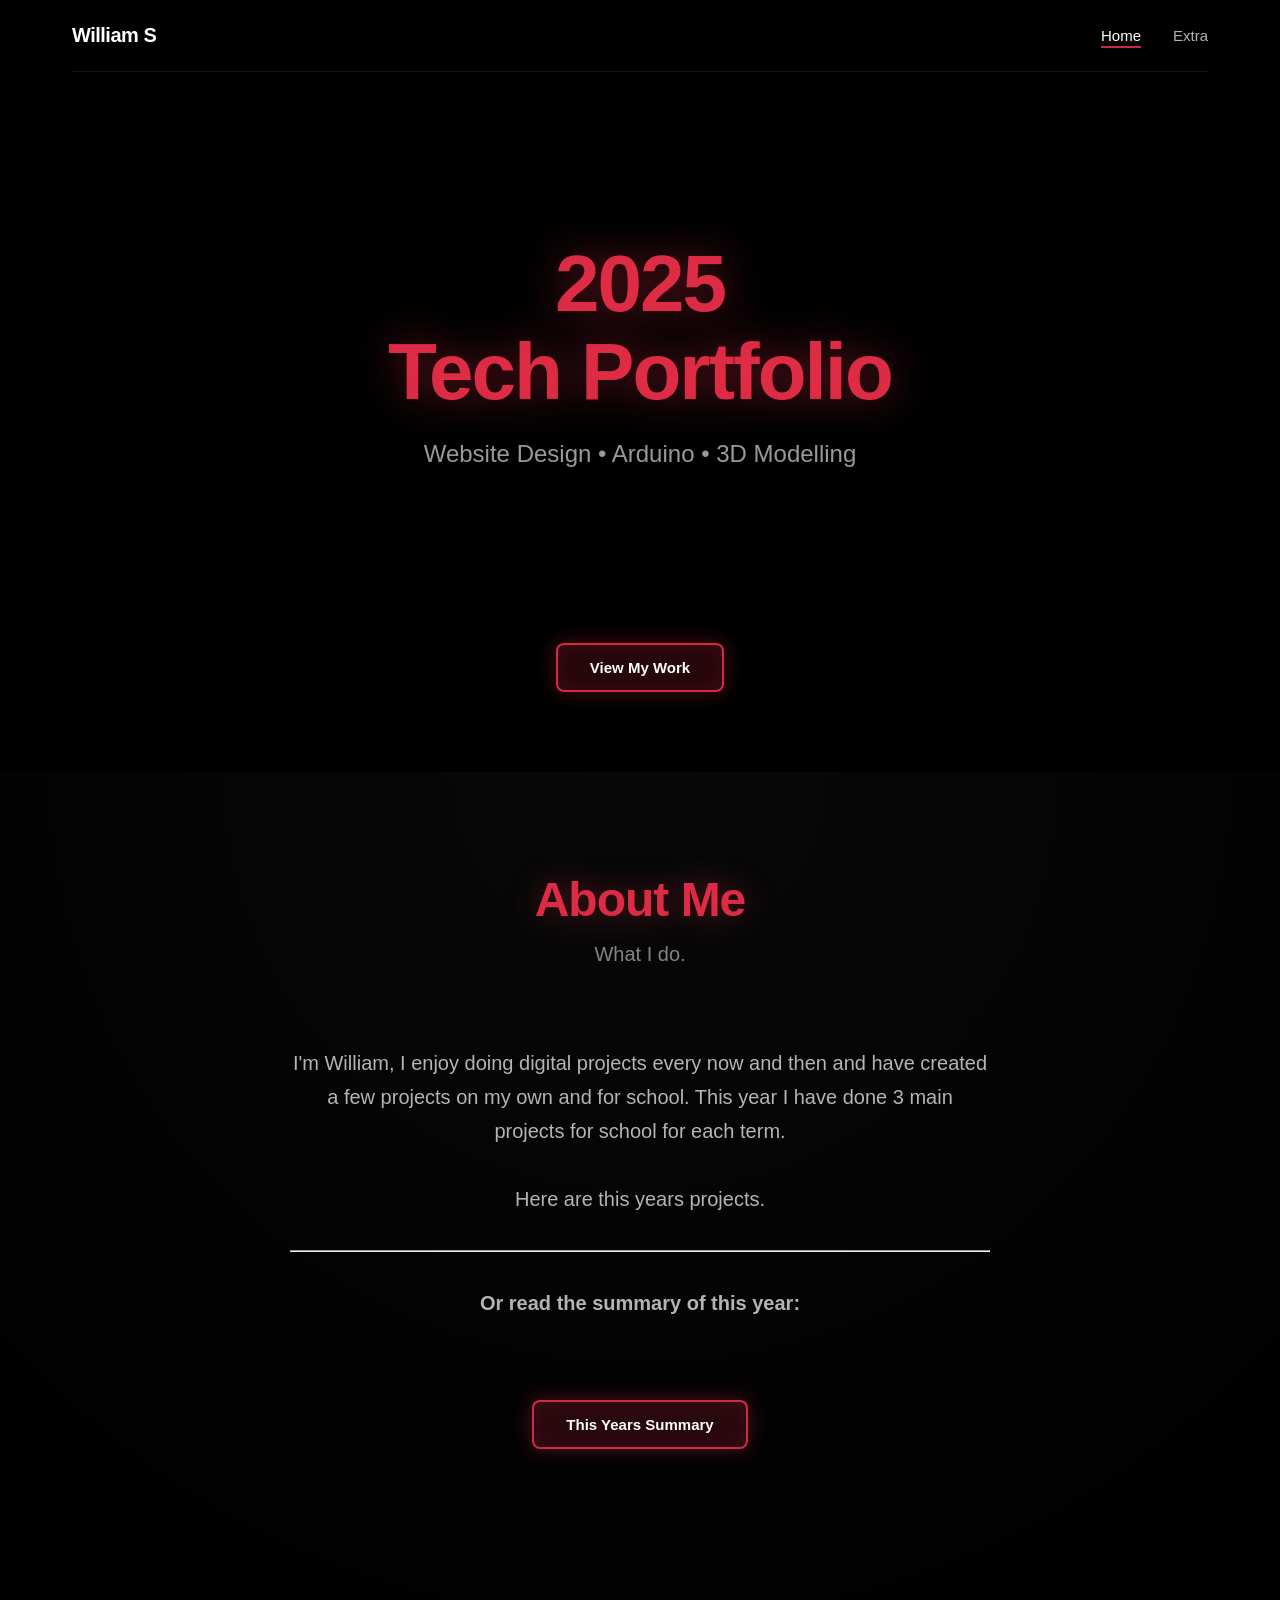
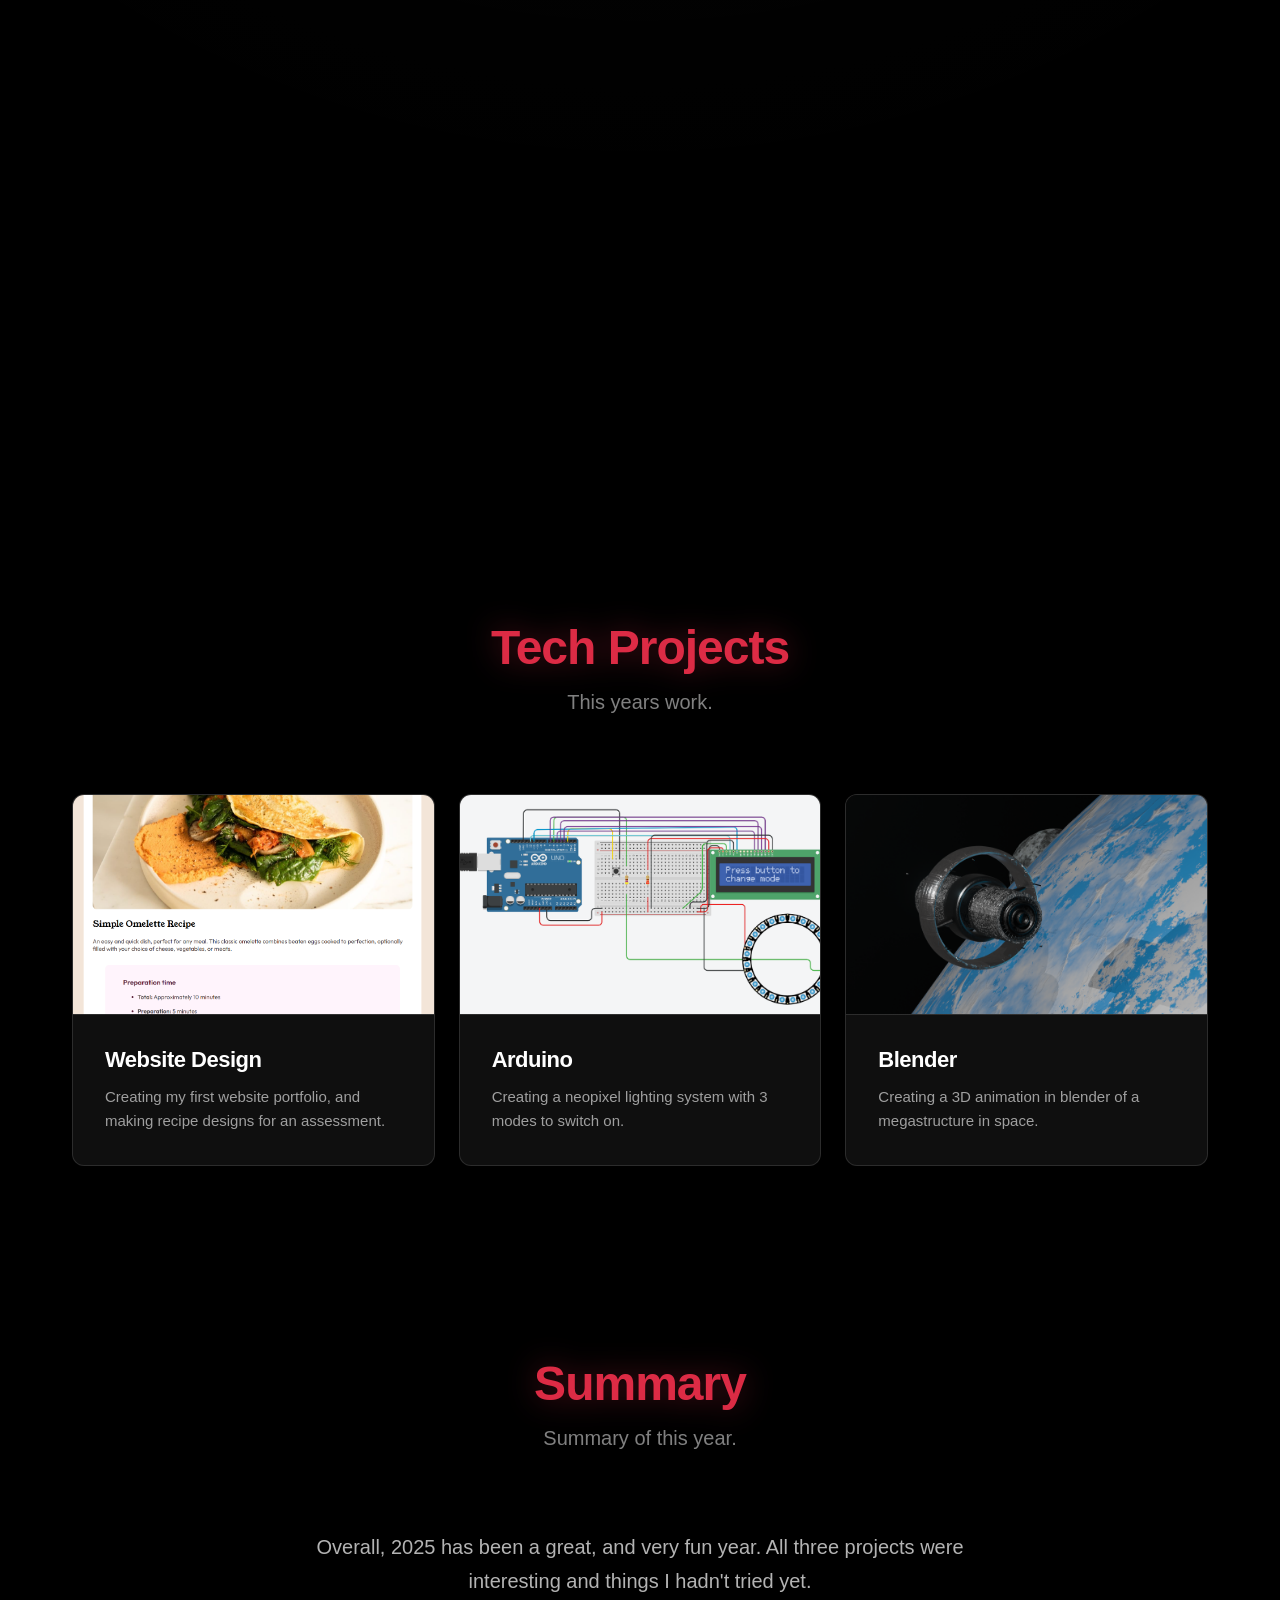
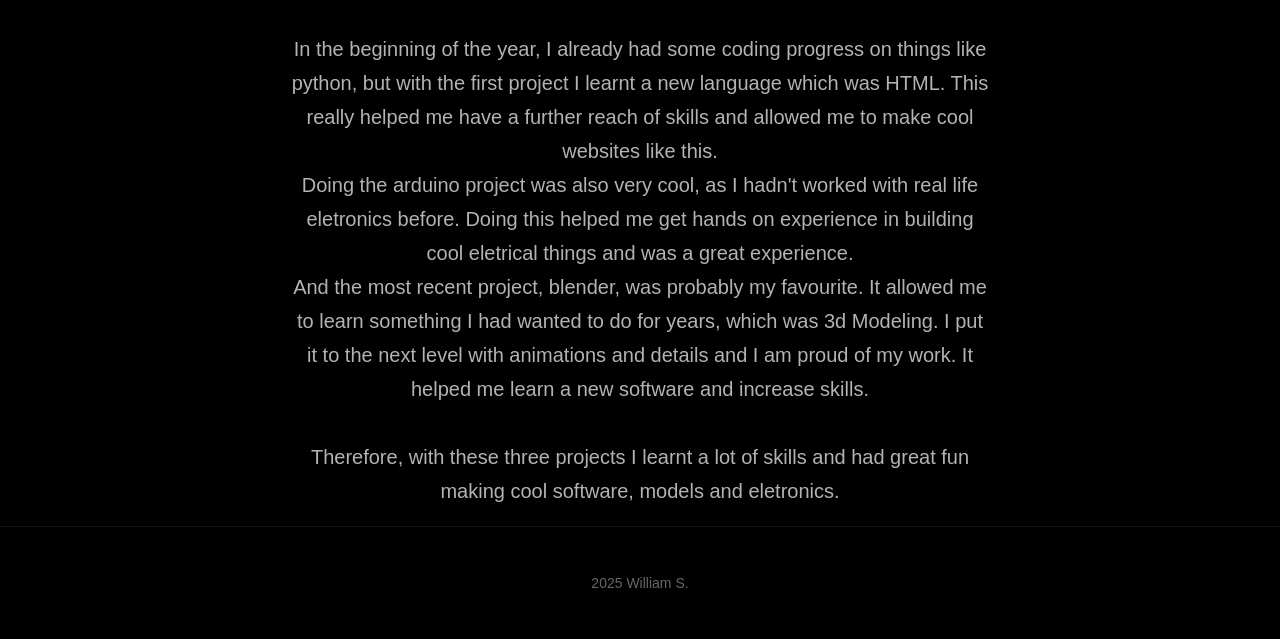
<file: TechPortfolioGithubVersion - WS/index.html>
<!DOCTYPE html>
<html lang="en">

<head>
    <meta charset="UTF-8">
    <meta name="viewport" content="width=device-width, initial-scale=1.0">
    <title>William S | Portfolio</title>
    <style>
        * {
            margin: 0;
            padding: 0;
            box-sizing: border-box;
        }

        body {
            font-family: -apple-system, BlinkMacSystemFont, 'Segoe UI', Roboto, sans-serif;
            background: #000;
            color: #fff;
            overflow-x: hidden;
        }

        /* Loading Screen Styles */
        .loading-screen {
            position: fixed;
            top: 0;
            left: 0;
            width: 100%;
            height: 100%;
            background: #000;
            display: flex;
            flex-direction: column;
            align-items: center;
            justify-content: center;
            z-index: 9999;
            transition: opacity 0.5s ease, visibility 0.5s ease;
        }

        .loading-screen.fade-out {
            opacity: 0;
            visibility: hidden;
        }

        .loading-logo {
            font-size: 48px;
            font-weight: 700;
            letter-spacing: -1px;
            color: rgba(255, 50, 80, 0.85);
            filter: drop-shadow(0 0 20px rgba(255, 50, 80, 0.5));
            margin-bottom: 32px;
            animation: pulse 2s ease-in-out infinite;
        }

        .loading-spinner {
            width: 50px;
            height: 50px;
            border: 3px solid rgba(255, 255, 255, 0.1);
            border-top: 3px solid rgba(255, 50, 80, 0.8);
            border-radius: 50%;
            animation: spin 1s linear infinite;
        }

        @keyframes spin {
            0% { transform: rotate(0deg); }
            100% { transform: rotate(360deg); }
        }

        @keyframes pulse {
            0%, 100% { opacity: 1; }
            50% { opacity: 0.6; }
        }

        /* Main Content */
        .main-content {
            opacity: 0;
            transition: opacity 0.5s ease;
        }

        .main-content.visible {
            opacity: 1;
        }

        .container {
            max-width: 1200px;
            margin: 0 auto;
            padding: 0 32px;
        }

        nav {
            display: flex;
            justify-content: space-between;
            align-items: center;
            padding: 24px 0;
            border-bottom: 1px solid rgba(255, 255, 255, 0.08);
        }

        .logo {
            font-size: 20px;
            font-weight: 600;
            letter-spacing: -0.5px;
        }

        .nav-links {
            display: flex;
            gap: 32px;
            list-style: none;
        }

        .nav-links a {
            color: rgba(255, 255, 255, 0.7);
            text-decoration: none;
            font-size: 15px;
            font-weight: 500;
            transition: color 0.2s ease;
            position: relative;
            padding-bottom: 4px;
        }

        .nav-links a::after {
            content: '';
            position: absolute;
            bottom: 0;
            left: 0;
            width: 0;
            height: 2px;
            background: rgba(255, 50, 80, 0.8);
            transition: width 0.3s ease;
        }

        .nav-links a:hover {
            color: #fff;
        }

        .nav-links a:hover::after {
            width: 100%;
        }

        .nav-links a.active {
            color: #fff;
        }

        .nav-links a.active::after {
            width: 100%;
        }

        .hero {
            padding: 80px 0 80px;
            text-align: center;
            display: flex;
            flex-direction: column;
            align-items: center;
            min-height: calc(100vh - 200px);
        }

        .hero-content {
            flex: 1;
            display: flex;
            flex-direction: column;
            justify-content: center;
            padding-bottom: 40px;
        }

        .hero h1 {
            font-size: 80px;
            font-weight: 700;
            line-height: 1.1;
            letter-spacing: -2px;
            margin-bottom: 24px;
            color: rgba(255, 50, 80, 0.85);
            filter: drop-shadow(0 0 20px rgba(255, 50, 80, 0.5));
        }

        .hero .subtitle {
            font-size: 24px;
            color: rgba(255, 255, 255, 0.6);
            margin-bottom: 48px;
            font-weight: 400;
        }

        .cta-button {
            display: inline-block;
            padding: 14px 32px;
            background: rgba(255, 50, 80, 0.15);
            color: #fff;
            text-decoration: none;
            border-radius: 8px;
            border: 2px solid rgba(255, 50, 80, 0.8);
            font-weight: 600;
            font-size: 15px;
            transition: all 0.2s ease;
            box-shadow: 0 0 20px rgba(255, 50, 80, 0.3),
                inset 0 0 20px rgba(255, 50, 80, 0.1);
        }

        .cta-button:hover {
            transform: translateY(-2px);
            background: rgba(255, 50, 80, 0.25);
            border-color: rgba(255, 50, 80, 1);
            box-shadow: 0 8px 30px rgba(255, 50, 80, 0.4),
                0 0 40px rgba(255, 50, 80, 0.3),
                inset 0 0 30px rgba(255, 50, 80, 0.15);
        }

        .section-title {
            font-size: 48px;
            font-weight: 700;
            letter-spacing: -1px;
            margin-bottom: 16px;
            text-align: center;
            color: rgba(255, 50, 80, 0.85);
            filter: drop-shadow(0 0 15px rgba(255, 50, 80, 0.4));
        }

        .section-subtitle {
            font-size: 20px;
            color: rgba(255, 255, 255, 0.5);
            text-align: center;
            margin-bottom: 80px;
        }

        .about {
            padding: 100px 0;
            background: radial-gradient(circle at top, rgba(255, 255, 255, 0.03) 0%, transparent 70%);
        }

        .about-content {
            max-width: 700px;
            margin: 0 auto;
            font-size: 20px;
            line-height: 1.7;
            text-align: center;
            color: rgba(255, 255, 255, 0.7);
        }

        .features {
            padding: 100px 0;
        }

        .features-grid {
            display: grid;
            grid-template-columns: repeat(auto-fit, minmax(320px, 1fr));
            gap: 2px;
            background: rgba(255, 255, 255, 0.06);
            border-radius: 16px;
            overflow: hidden;
        }

        .feature-card {
            background: rgba(255, 255, 255, 0.05);
            padding: 48px 40px;
            transition: all 0.3s ease;
            position: relative;
            border: 1px solid rgba(255, 255, 255, 0.1);
        }

        .feature-card:hover {
            background: rgba(255, 255, 255, 0.08);
            border-color: rgba(255, 50, 80, 0.3);
            box-shadow: 0 8px 32px rgba(255, 50, 80, 0.15);
        }

        .feature-icon {
            width: 80px;
            height: 80px;
            margin-bottom: 24px;
            border-radius: 12px;
            object-fit: cover;
        }

        .feature-card h3 {
            font-size: 24px;
            font-weight: 600;
            margin-bottom: 12px;
            letter-spacing: -0.5px;
        }

        .feature-card p {
            color: rgba(255, 255, 255, 0.6);
            line-height: 1.6;
            font-size: 16px;
        }

        .projects {
            padding: 100px 0;
        }

        .projects-grid {
            display: grid;
            grid-template-columns: repeat(auto-fit, minmax(350px, 1fr));
            gap: 24px;
        }

        .project-card {
            background: rgba(255, 255, 255, 0.06);
            border: 1px solid rgba(255, 255, 255, 0.12);
            border-radius: 12px;
            overflow: hidden;
            transition: all 0.3s ease;
            cursor: pointer;
            text-decoration: none;
            color: inherit;
            display: block;
        }

        .project-card:hover {
            transform: translateY(-4px);
            border-color: rgba(255, 50, 80, 0.4);
            background: rgba(255, 255, 255, 0.09);
            box-shadow: 0 12px 40px rgba(255, 50, 80, 0.2);
        }

        .project-image {
            width: 100%;
            height: 220px;
            background: linear-gradient(135deg, #1a1a1a 0%, #2a2a2a 100%);
            display: flex;
            align-items: center;
            justify-content: center;
            border-bottom: 1px solid rgba(255, 255, 255, 0.08);
            overflow: hidden;
        }

        .project-image img {
            width: 100%;
            height: 100%;
            object-fit: cover;
        }

        .project-content {
            padding: 32px;
        }

        .project-content h3 {
            font-size: 22px;
            margin-bottom: 12px;
            font-weight: 600;
            letter-spacing: -0.5px;
        }

        .project-content p {
            color: rgba(255, 255, 255, 0.6);
            line-height: 1.6;
            font-size: 15px;
        }

        .cta-section p {
            font-size: 22px;
            color: rgba(255, 255, 255, 0.6);
            margin-bottom: 48px;
        }

        footer {
            text-align: center;
            padding: 48px 0;
            border-top: 1px solid rgba(255, 255, 255, 0.08);
            color: rgba(255, 255, 255, 0.4);
            font-size: 14px;
        }

        @media (max-width: 768px) {
            .hero h1 {
                font-size: 48px;
            }

            .hero .subtitle {
                font-size: 18px;
            }

            .section-title {
                font-size: 36px;
            }

            .nav-links {
                gap: 20px;
            }

            .features-grid,
            .projects-grid {
                grid-template-columns: 1fr;
            }

            .cta-section h2 {
                font-size: 40px;
            }

            .loading-logo {
                font-size: 36px;
            }
        }

        html {
            scroll-behavior: smooth;
        }

        .feature-card,
        .project-card {
            opacity: 0;
            animation: fadeInUp 0.6s ease forwards;
        }

        .feature-card:nth-child(1) {
            animation-delay: 0.1s;
        }

        .feature-card:nth-child(2) {
            animation-delay: 0.2s;
        }

        .feature-card:nth-child(3) {
            animation-delay: 0.3s;
        }

        .feature-card:nth-child(4) {
            animation-delay: 0.4s;
        }

        .project-card:nth-child(1) {
            animation-delay: 0.1s;
        }

        .project-card:nth-child(2) {
            animation-delay: 0.2s;
        }

        .project-card:nth-child(3) {
            animation-delay: 0.3s;
        }

        @keyframes fadeInUp {
            from {
                opacity: 0;
                transform: translateY(20px);
            }

            to {
                opacity: 1;
                transform: translateY(0);
            }
        }
    </style>
</head>

<body>
    <!-- Loading Screen -->
    <div class="loading-screen" id="loadingScreen">
        <div class="loading-logo">WS</div>
        <div class="loading-spinner"></div>
    </div>

    <!-- Main Content -->
    <div class="main-content" id="mainContent">
        <div class="container">
            <nav>
                <div class="logo">William S</div>
                <ul class="nav-links">
                    <li><a href="index.html" class="active">Home</a></li>
                    <li><a href="extra.html">Extra</a></li>
                </ul>
            </nav>
        </div>

        <div class="container">
            <section class="hero" id="home">
                <div class="hero-content">
                    <h1>2025<br>Tech Portfolio</h1>
                    <p class="subtitle">Website Design • Arduino • 3D Modelling</p>
                </div>
                <a href="#projects" class="cta-button">View My Work</a>
            </section>
        </div>

        <section class="about" id="about">
            <div class="container">
                <h2 class="section-title">About Me</h2>
                <p class="section-subtitle">What I do.</p>
                <div class="about-content">
                    <p>I'm William, I enjoy doing digital projects every now and then and have created a few
                        projects on my own and for school. This year I have done 3 main projects for school for each term.
                    </p>
                    <br>
                    <p>Here are this years projects.</p>
                    <br>
                    <hr>
                    <br>
                    <b>Or read the summary of this year:</b>
                </div>
            <section class="hero" id="home">
                <a href="#summary" class="cta-button">This Years Summary</a>
            </section>
            </div>
        </section>

        <section class="projects" id="projects">
            <div class="container">
                <h2 class="section-title"> Tech Projects</h2>
                <p class="section-subtitle">This years work.</p>
                <div class="projects-grid">
                    <a href="project-website.html" class="project-card">
                        <div class="project-image">
                            <img src="img/recipe.png" alt="Project One">
                        </div>
                        <div class="project-content">
                            <h3>Website Design</h3>
                            <p>Creating my first website portfolio, and making recipe designs for an assessment.
                            </p>
                        </div>
                    </a>
                    <a href="project-arduino.html" class="project-card">
                        <div class="project-image">
                            <img src="img/arduino.png" alt="Project Two">
                        </div>
                        <div class="project-content">
                            <h3>Arduino</h3>
                            <p>Creating a neopixel lighting system with 3 modes to switch on.
                            </p>
                        </div>
                    </a>
                    <a href="project-blender.html" class="project-card">
                        <div class="project-image">
                            <img src="img/3d.png" alt="Project Three">
                        </div>
                        <div class="project-content">
                            <h3>Blender</h3>
                            <p>Creating a 3D animation in blender of a megastructure in space.</p>
                        </div>
                    </a>
                </div>
            </div>
        </section>

        <br>
        <br>
        <br>
        <br>
        <br>

        <section class="summary" id="summary">
            <div class="container">
                <h2 class="section-title"> Summary</h2>
                <p class="section-subtitle">Summary of this year.</p>
                <div class="about-content">
                    <p>Overall, 2025 has been a great, and very fun year. All three projects were interesting and things I hadn't tried yet.</p>
                    <br>
                    <p>In the beginning of the year, I already had some coding progress on things like python, but with the first project I learnt a new language which was HTML. This really helped me have a further reach of skills and allowed me to make cool websites like this.</p>
                    <P>Doing the arduino project was also very cool, as I hadn't worked with real life eletronics before. Doing this helped me get hands on experience in building cool eletrical things and was a great experience.</P>
                    <P>And the most recent project, blender, was probably my favourite. It allowed me to learn something I had wanted to do for years, which was 3d Modeling. I put it to the next level with animations and details and I am proud of my work. It helped me learn a new software and increase skills.</P>
                    <br>
                    <p>Therefore, with these three projects I learnt a lot of skills and had great fun making cool software, models and eletronics.</p>
                </div>
            </div>
        </section>

        <br>

        <footer>
            <div class="container">
                <p>2025 William S.</p>
            </div>
        </footer>
    </div>

    <script>
        // Loading screen logic
        window.addEventListener('load', function() {
            const loadingScreen = document.getElementById('loadingScreen');
            const mainContent = document.getElementById('mainContent');
            
            // Wait 1.5 seconds then fade out loading screen
            setTimeout(function() {
                loadingScreen.classList.add('fade-out');
                mainContent.classList.add('visible');
            }, 400);
        });

        // Smooth scrolling for navigation links
        document.querySelectorAll('a[href^="#"]').forEach(anchor => {
            anchor.addEventListener('click', function (e) {
                e.preventDefault();
                const target = document.querySelector(this.getAttribute('href'));
                if (target) {
                    target.scrollIntoView({
                        behavior: 'smooth',
                        block: 'start'
                    });
                }
            });
        });
    </script>
</body>

</html>
</file>
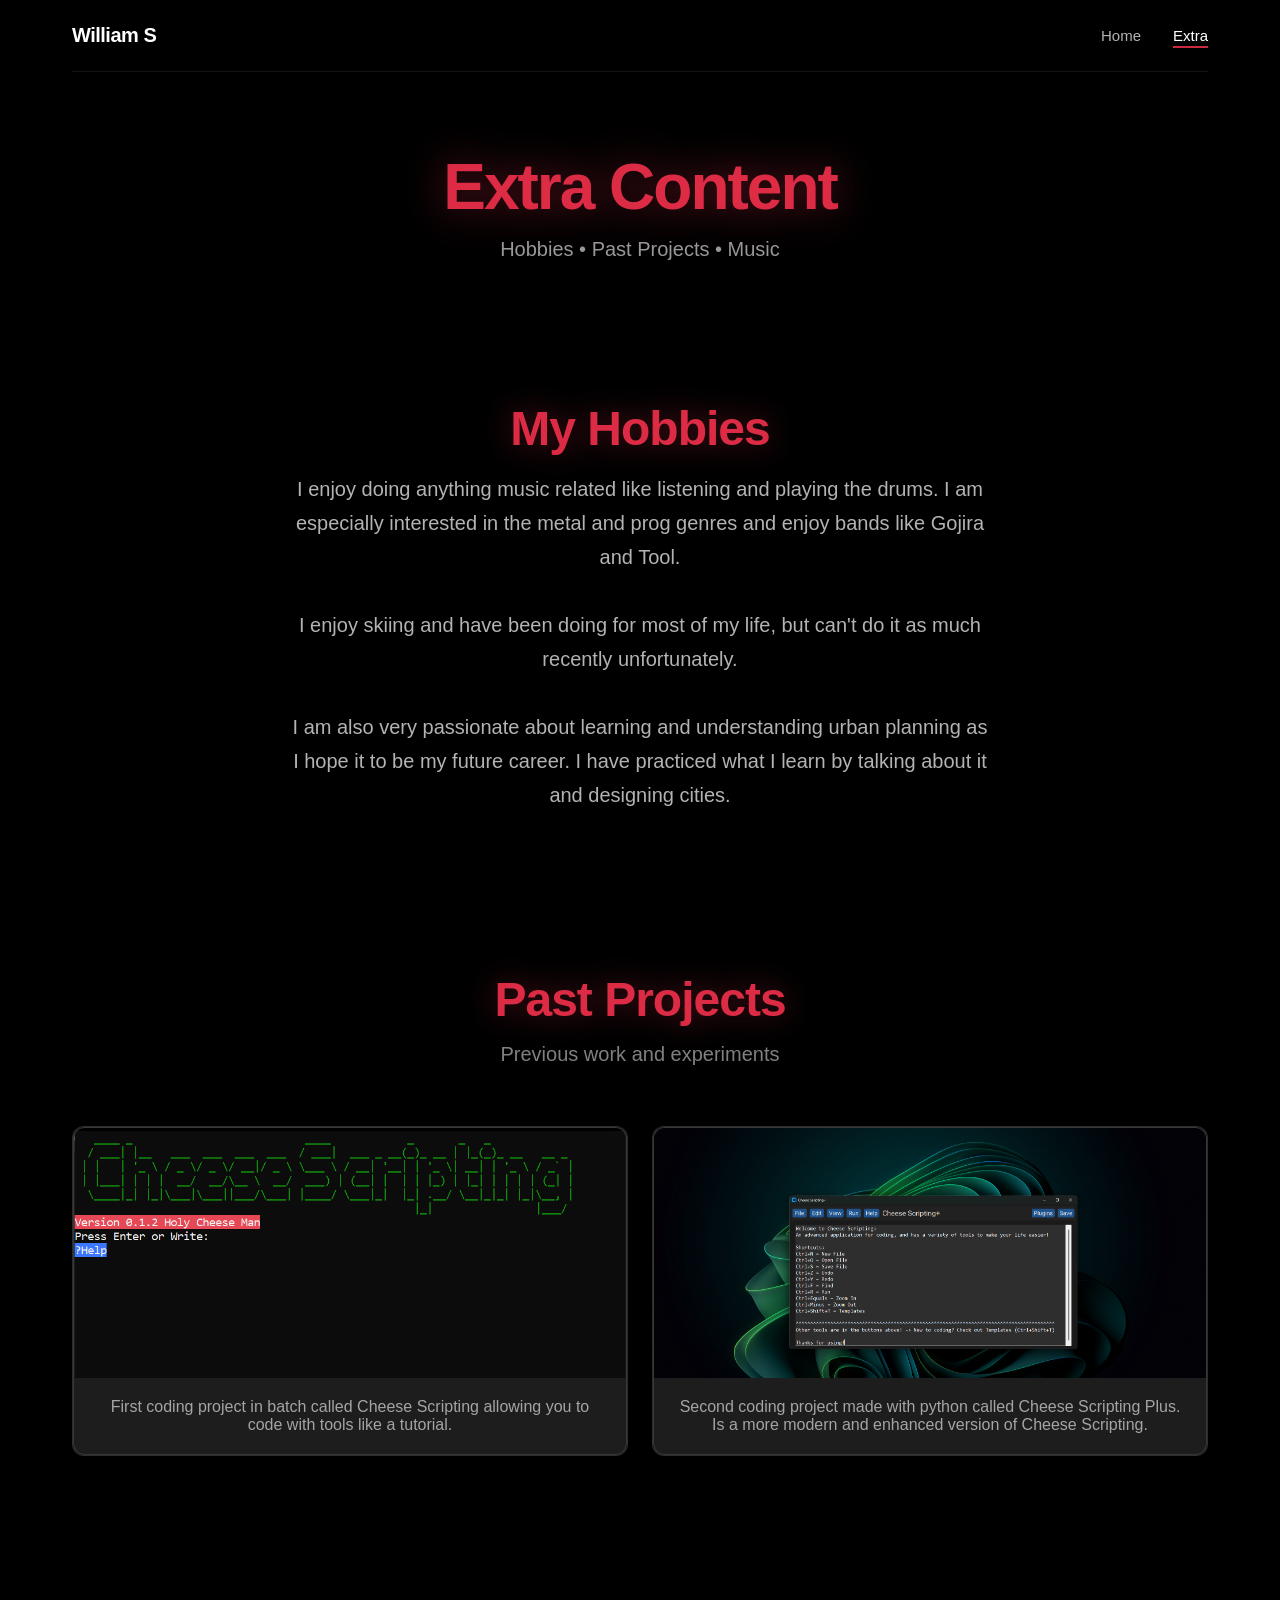
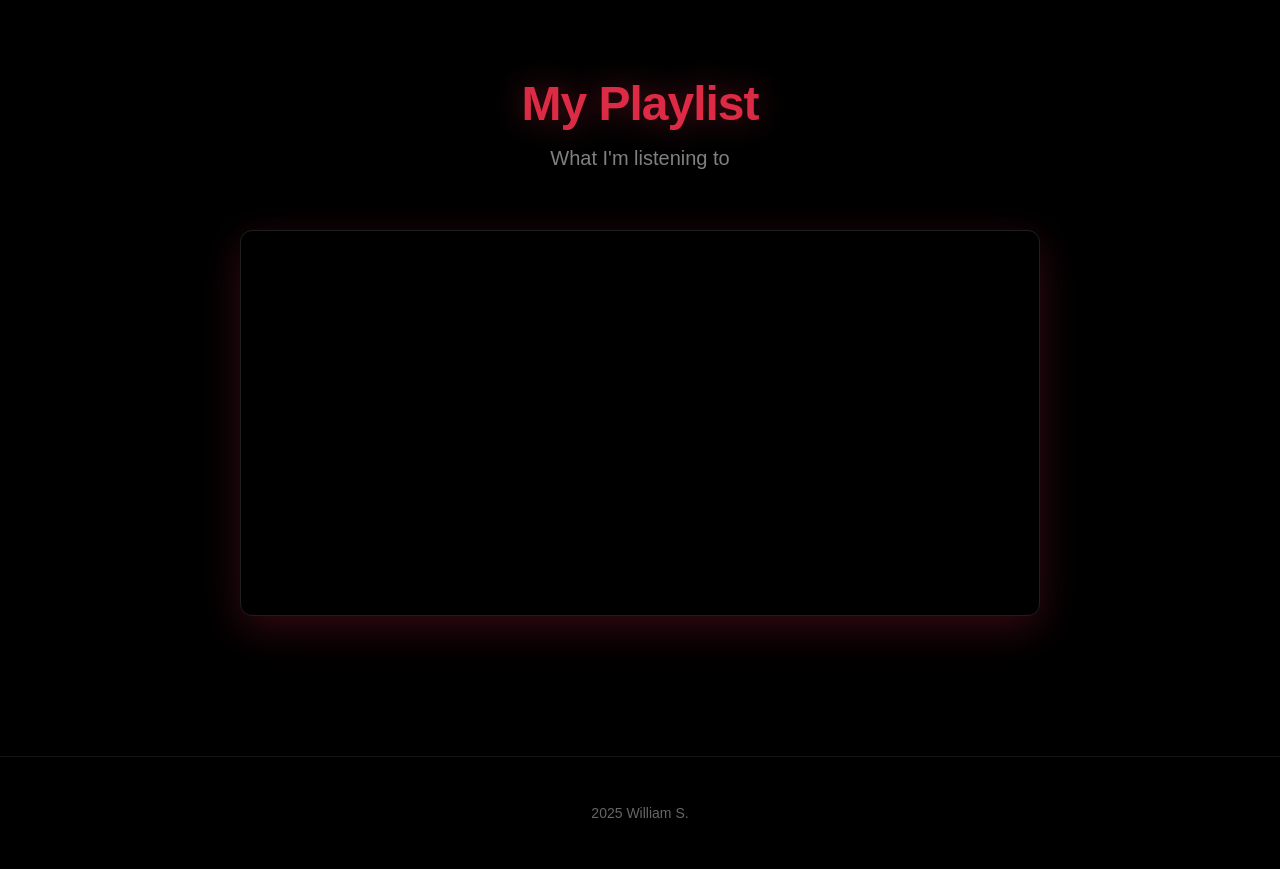
<file: TechPortfolioGithubVersion - WS/Extra.html>
<!DOCTYPE html>
<html lang="en">

<head>
    <meta charset="UTF-8">
    <meta name="viewport" content="width=device-width, initial-scale=1.0">
    <title>Extra | William S</title>
    <style>
        * {
            margin: 0;
            padding: 0;
            box-sizing: border-box;
        }

        body {
            font-family: -apple-system, BlinkMacSystemFont, 'Segoe UI', Roboto, sans-serif;
            background: #000;
            color: #fff;
            overflow-x: hidden;
        }

        /* Loading Screen Styles */
        .loading-screen {
            position: fixed;
            top: 0;
            left: 0;
            width: 100%;
            height: 100%;
            background: #000;
            display: flex;
            flex-direction: column;
            align-items: center;
            justify-content: center;
            z-index: 9999;
            transition: opacity 0.5s ease, visibility 0.5s ease;
        }

        .loading-screen.fade-out {
            opacity: 0;
            visibility: hidden;
        }

        .loading-logo {
            font-size: 48px;
            font-weight: 700;
            letter-spacing: -1px;
            color: rgba(255, 50, 80, 0.85);
            filter: drop-shadow(0 0 20px rgba(255, 50, 80, 0.5));
            margin-bottom: 32px;
            animation: pulse 2s ease-in-out infinite;
        }

        .loading-spinner {
            width: 50px;
            height: 50px;
            border: 3px solid rgba(255, 255, 255, 0.1);
            border-top: 3px solid rgba(255, 50, 80, 0.8);
            border-radius: 50%;
            animation: spin 1s linear infinite;
        }

        @keyframes spin {
            0% {
                transform: rotate(0deg);
            }

            100% {
                transform: rotate(360deg);
            }
        }

        @keyframes pulse {

            0%,
            100% {
                opacity: 1;
            }

            50% {
                opacity: 0.6;
            }
        }

        /* Main Content */
        .main-content {
            opacity: 0;
            transition: opacity 0.5s ease;
        }

        .main-content.visible {
            opacity: 1;
        }

        .container {
            max-width: 1200px;
            margin: 0 auto;
            padding: 0 32px;
        }

        nav {
            display: flex;
            justify-content: space-between;
            align-items: center;
            padding: 24px 0;
            border-bottom: 1px solid rgba(255, 255, 255, 0.08);
        }

        .logo {
            font-size: 20px;
            font-weight: 600;
            letter-spacing: -0.5px;
        }

        .nav-links {
            display: flex;
            gap: 32px;
            list-style: none;
        }

        .nav-links a {
            color: rgba(255, 255, 255, 0.7);
            text-decoration: none;
            font-size: 15px;
            font-weight: 500;
            transition: color 0.2s ease;
            position: relative;
            padding-bottom: 4px;
        }

        .nav-links a::after {
            content: '';
            position: absolute;
            bottom: 0;
            left: 0;
            width: 0;
            height: 2px;
            background: rgba(255, 50, 80, 0.8);
            transition: width 0.3s ease;
        }

        .nav-links a:hover {
            color: #fff;
        }

        .nav-links a:hover::after {
            width: 100%;
        }

        .nav-links a.active {
            color: #fff;
        }

        .nav-links a.active::after {
            width: 100%;
        }

        .hero {
            padding: 80px 0 60px;
            text-align: center;
        }

        .hero h1 {
            font-size: 64px;
            font-weight: 700;
            line-height: 1.1;
            letter-spacing: -2px;
            margin-bottom: 16px;
            color: rgba(255, 50, 80, 0.85);
            filter: drop-shadow(0 0 20px rgba(255, 50, 80, 0.5));
        }

        .hero .subtitle {
            font-size: 20px;
            color: rgba(255, 255, 255, 0.6);
            font-weight: 400;
        }

        .section {
            padding: 80px 0;
        }

        .section-title {
            font-size: 48px;
            font-weight: 700;
            letter-spacing: -1px;
            margin-bottom: 16px;
            text-align: center;
            color: rgba(255, 50, 80, 0.85);
            filter: drop-shadow(0 0 15px rgba(255, 50, 80, 0.4));
        }

        .section-subtitle {
            font-size: 20px;
            color: rgba(255, 255, 255, 0.5);
            text-align: center;
            margin-bottom: 60px;
        }

        .hobbies-grid {
            display: grid;
            grid-template-columns: repeat(auto-fit, minmax(280px, 1fr));
            gap: 24px;
            margin-bottom: 80px;
        }

        .hobby-card {
            background: rgba(255, 255, 255, 0.06);
            border: 1px solid rgba(255, 255, 255, 0.12);
            border-radius: 12px;
            padding: 40px 32px;
            transition: all 0.3s ease;
            text-align: center;
        }

        .hobby-card:hover {
            transform: translateY(-4px);
            border-color: rgba(255, 50, 80, 0.4);
            background: rgba(255, 255, 255, 0.09);
            box-shadow: 0 12px 40px rgba(255, 50, 80, 0.2);
        }

        .hobby-icon {
            font-size: 48px;
            margin-bottom: 20px;
        }

        .hobby-card h3 {
            font-size: 24px;
            margin-bottom: 12px;
            font-weight: 600;
            letter-spacing: -0.5px;
        }

        .hobby-card p {
            color: rgba(255, 255, 255, 0.6);
            line-height: 1.6;
            font-size: 15px;
        }

        .past-projects-grid {
            display: grid;
            grid-template-columns: repeat(auto-fit, minmax(300px, 1fr));
            gap: 24px;
            margin-bottom: 80px;
        }

        .past-project-card {
            background: rgba(255, 255, 255, 0.06);
            border: 1px solid rgba(255, 255, 255, 0.12);
            border-radius: 12px;
            overflow: hidden;
            transition: all 0.3s ease;
            text-decoration: none;
            color: inherit;
            display: block;
        }

        .past-project-card:hover {
            transform: translateY(-4px);
            border-color: rgba(255, 50, 80, 0.4);
            background: rgba(255, 255, 255, 0.09);
            box-shadow: 0 12px 40px rgba(255, 50, 80, 0.2);
        }

        .past-project-image {
            width: 100%;
            height: 180px;
            background: linear-gradient(135deg, #1a1a1a 0%, #2a2a2a 100%);
            display: flex;
            align-items: center;
            justify-content: center;
            font-size: 48px;
            border-bottom: 1px solid rgba(255, 255, 255, 0.08);
        }

        .past-project-content {
            padding: 28px;
        }

        .past-project-content h3 {
            font-size: 20px;
            margin-bottom: 10px;
            font-weight: 600;
            letter-spacing: -0.5px;
        }

        .past-project-content p {
            color: rgba(255, 255, 255, 0.6);
            line-height: 1.6;
            font-size: 14px;
        }

        .project-card {
            background: rgba(255, 255, 255, 0.06);
            border: 1px solid rgba(255, 255, 255, 0.12);
            border-radius: 12px;
            overflow: hidden;
            transition: all 0.3s ease;
            cursor: pointer;
            text-decoration: none;
            color: inherit;
            display: block;
        }

        .project-card:hover {
            transform: translateY(-4px);
            border-color: rgba(255, 50, 80, 0.4);
            background: rgba(255, 255, 255, 0.09);
            box-shadow: 0 12px 40px rgba(255, 50, 80, 0.2);
        }

        .spotify-section {
            text-align: center;
            max-width: 800px;
            margin: 0 auto;
        }

        .spotify-embed {
            border-radius: 12px;
            overflow: hidden;
            box-shadow: 0 12px 40px rgba(255, 50, 80, 0.2);
            border: 1px solid rgba(255, 255, 255, 0.12);
        }

        .about-content {
            max-width: 700px;
            margin: 0 auto;
            font-size: 20px;
            line-height: 1.7;
            text-align: center;
            color: rgba(255, 255, 255, 0.7);
        }

        footer {
            text-align: center;
            padding: 48px 0;
            border-top: 1px solid rgba(255, 255, 255, 0.08);
            color: rgba(255, 255, 255, 0.4);
            font-size: 14px;
            margin-top: 60px;
        }

        .image-card {
            background: rgba(255, 255, 255, 0.06);
            border: 1px solid rgba(255, 255, 255, 0.12);
            border-radius: 12px;
            overflow: hidden;
            transition: all 0.3s ease;
        }

        

        .image-card img {
            width: 100%;
            height: 250px;
            object-fit: cover;
            display: block;
        }

        .image-caption {
            padding: 20px;
            font-size: 16px;
            color: rgba(255, 255, 255, 0.6);
            text-align: center;
        }

        .images-grid {
            display: grid;
            grid-template-columns: repeat(auto-fit, minmax(300px, 1fr));
            gap: 24px;
            margin-bottom: 60px;
        }

        @media (max-width: 768px) {
            .hero h1 {
                font-size: 42px;
            }

            .hero .subtitle {
                font-size: 16px;
            }

            .section-title {
                font-size: 36px;
            }

            .nav-links {
                gap: 20px;
            }

            .hobbies-grid,
            .past-projects-grid {
                grid-template-columns: 1fr;
            }

            .loading-logo {
                font-size: 36px;
            }
        }

        html {
            scroll-behavior: smooth;
        }

        .hobby-card,
        .past-project-card {
            opacity: 0;
            animation: fadeInUp 0.6s ease forwards;
        }

        .hobby-card:nth-child(1) {
            animation-delay: 0.1s;
        }

        .hobby-card:nth-child(2) {
            animation-delay: 0.2s;
        }

        .hobby-card:nth-child(3) {
            animation-delay: 0.3s;
        }

        .hobby-card:nth-child(4) {
            animation-delay: 0.4s;
        }

        .past-project-card:nth-child(1) {
            animation-delay: 0.1s;
        }

        .past-project-card:nth-child(2) {
            animation-delay: 0.2s;
        }

        .past-project-card:nth-child(3) {
            animation-delay: 0.3s;
        }

        .past-project-card:nth-child(4) {
            animation-delay: 0.4s;
        }

        @keyframes fadeInUp {
            from {
                opacity: 0;
                transform: translateY(20px);
            }

            to {
                opacity: 1;
                transform: translateY(0);
            }
        }
    </style>
</head>

<body>
    <!-- Loading Screen -->
    <div class="loading-screen" id="loadingScreen">
        <div class="loading-logo">WS</div>
        <div class="loading-spinner"></div>
    </div>

    <!-- Main Content -->
    <div class="main-content" id="mainContent">
        <div class="container">
            <nav>
                <div class="logo">William S</div>
                <ul class="nav-links">
                    <li><a href="index.html">Home</a></li>
                    <li><a href="extra.html" class="active">Extra</a></li>
                </ul>
            </nav>
        </div>

        <div class="container">
            <section class="hero">
                <h1>Extra Content</h1>
                <p class="subtitle">Hobbies • Past Projects • Music</p>
            </section>
        </div>

        <section class="section">
            <div class="container">
                <h2 class="section-title">My Hobbies</h2>
                <div class="about-content">
                    <p>I enjoy doing anything music related like listening and playing the drums. I am especially
                        interested
                        in the metal and prog genres and enjoy bands like Gojira and Tool.
                    </p>
                    <br>
                    <p>I enjoy skiing and have been doing for most of my life, but can't do it as much recently
                        unfortunately.
                    </p>
                    <br>
                    <p>I am also very passionate about learning and understanding urban planning as I hope it to be my
                        future career. I have practiced what I learn by talking about it and designing cities.
                    </p>
                </div>
            </div>
        </section>

        <section class="section">
            <div class="container">
                <h2 class="section-title">Past Projects</h2>
                <p class="section-subtitle">Previous work and experiments</p>
                <div class="images-grid">

                    <a href="https://github.com/HolyCheeseMan/Cheese-Scripting" class="project-card">
                    <div class="image-card">
                        <img src="img/CS1.png">
                        <div class="image-caption">First coding project in batch called Cheese Scripting allowing you to
                            code with tools like a tutorial.</div>
                    </div>
                    </a>

                    <a href="https://github.com/HolyCheeseMan/CheeseScriptingPLUS" class="project-card">
                    <div  class="image-card">
                        <img src="img/CS2.png">
                        <div class="image-caption">Second coding project made with python called Cheese Scripting Plus. Is a more modern and enhanced version of Cheese Scripting.</div>
                    </div>
                    </a>

                </div>


            </div>
        </section>

        <section class="section">
            <div class="container">
                <h2 class="section-title">My Playlist</h2>
                <p class="section-subtitle">What I'm listening to</p>
                <div class="spotify-section">
                    <div class="spotify-embed">
                        <iframe style="border-radius:12px"
                            src="https://open.spotify.com/embed/playlist/768e3JdXZItH7YzCi0O5zB?utm_source=generator"
                            width="100%" height="380" frameBorder="0" allowfullscreen=""
                            allow="autoplay; clipboard-write; encrypted-media; fullscreen; picture-in-picture"
                            loading="lazy"></iframe>
                    </div>
                </div>
            </div>
        </section>

        <footer>
            <div class="container">
                <p>2025 William S.</p>
            </div>
        </footer>
    </div>

    <script>
        // Loading screen logic
        window.addEventListener('load', function () {
            const loadingScreen = document.getElementById('loadingScreen');
            const mainContent = document.getElementById('mainContent');

            // Wait 1.5 seconds then fade out loading screen
            setTimeout(function () {
                loadingScreen.classList.add('fade-out');
                mainContent.classList.add('visible');
            }, 200);
        });

        // Smooth scrolling
        document.querySelectorAll('a[href^="#"]').forEach(anchor => {
            anchor.addEventListener('click', function (e) {
                e.preventDefault();
                const target = document.querySelector(this.getAttribute('href'));
                if (target) {
                    target.scrollIntoView({
                        behavior: 'smooth',
                        block: 'start'
                    });
                }
            });
        });
    </script>
</body>

</html>
</file>
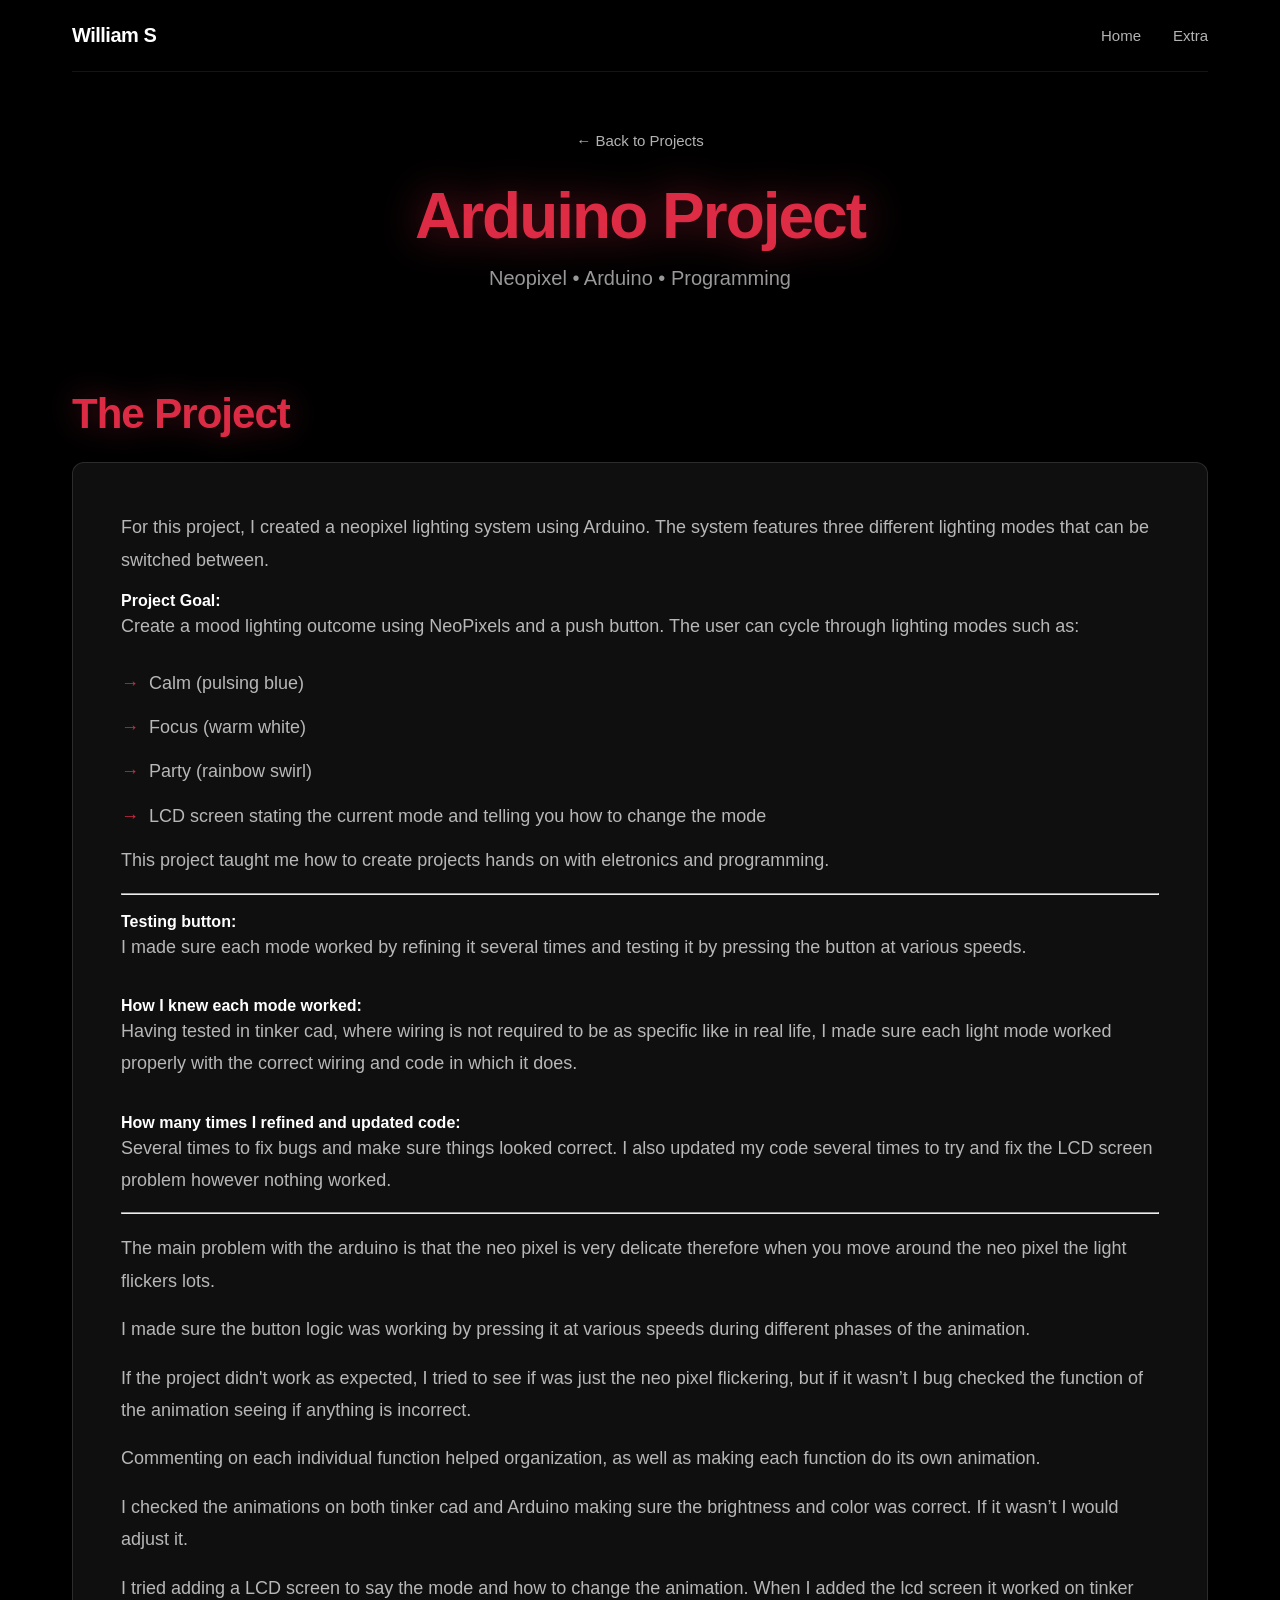
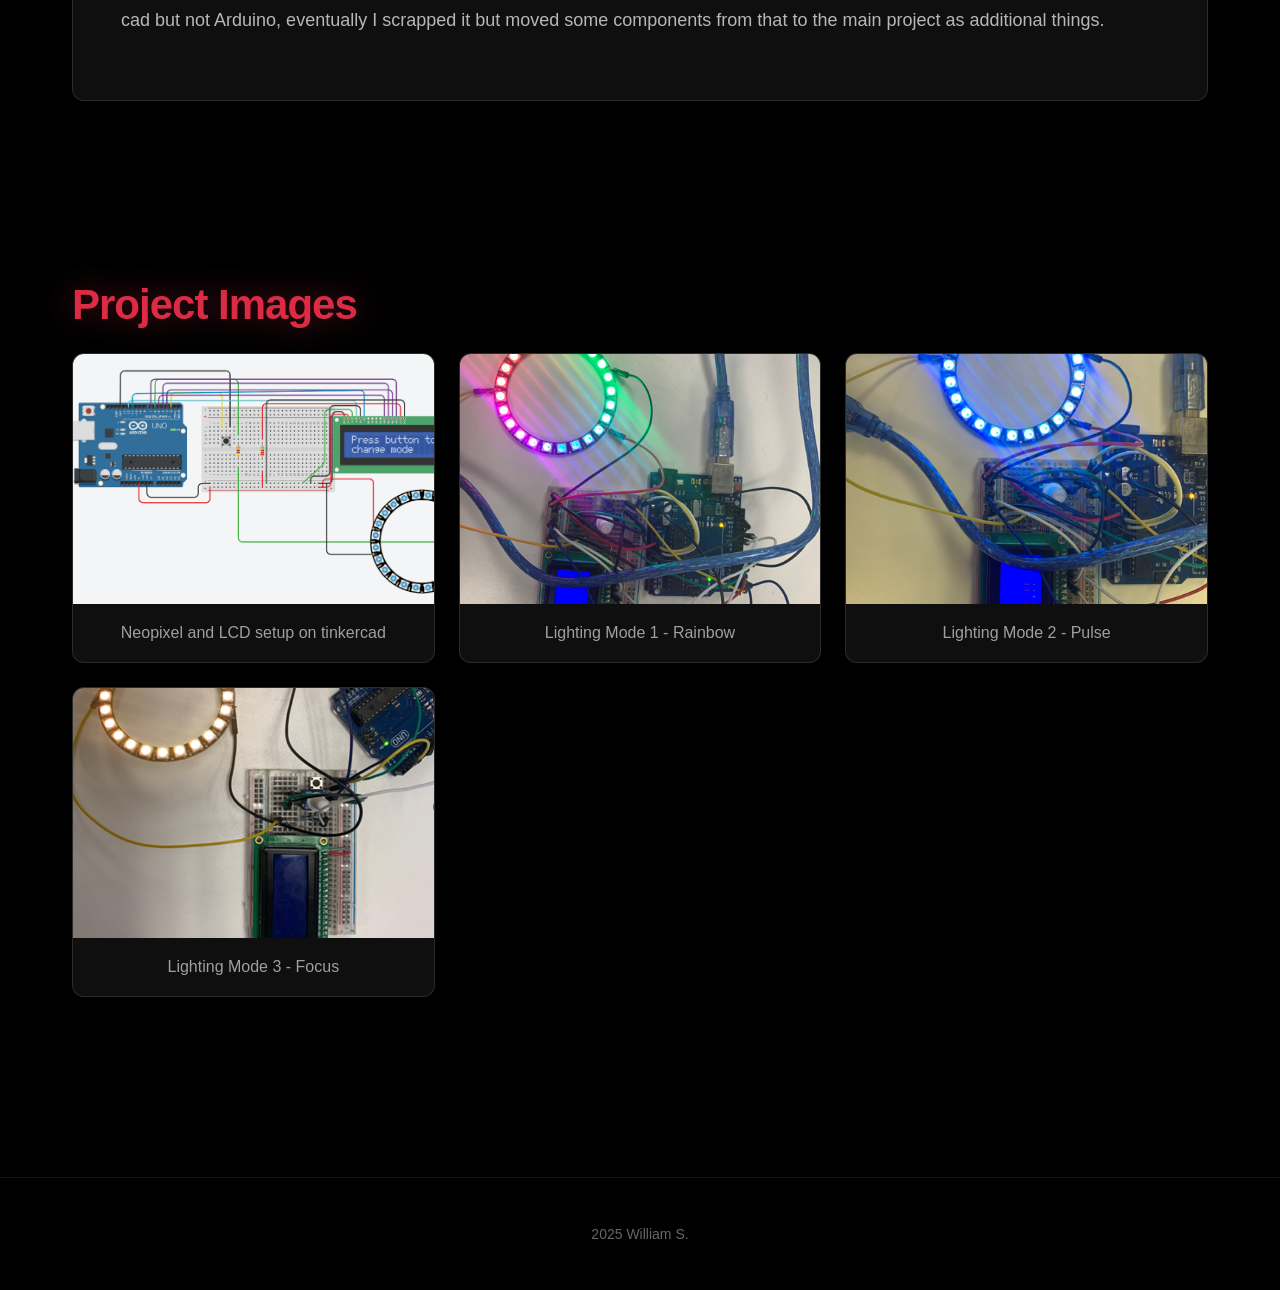
<file: TechPortfolioGithubVersion - WS/project-arduino.html>
<!DOCTYPE html>
<html lang="en">

<head>
    <meta charset="UTF-8">
    <meta name="viewport" content="width=device-width, initial-scale=1.0">
    <title>Arduino Project | William S</title>
    <style>
        * {
            margin: 0;
            padding: 0;
            box-sizing: border-box;
        }

        body {
            font-family: -apple-system, BlinkMacSystemFont, 'Segoe UI', Roboto, sans-serif;
            background: #000;
            color: #fff;
            overflow-x: hidden;
        }

        /* Loading Screen Styles */
        .loading-screen {
            position: fixed;
            top: 0;
            left: 0;
            width: 100%;
            height: 100%;
            background: #000;
            display: flex;
            flex-direction: column;
            align-items: center;
            justify-content: center;
            z-index: 9999;
            transition: opacity 0.5s ease, visibility 0.5s ease;
        }

        .loading-screen.fade-out {
            opacity: 0;
            visibility: hidden;
        }

        .loading-logo {
            font-size: 48px;
            font-weight: 700;
            letter-spacing: -1px;
            color: rgba(255, 50, 80, 0.85);
            filter: drop-shadow(0 0 20px rgba(255, 50, 80, 0.5));
            margin-bottom: 32px;
            animation: pulse 2s ease-in-out infinite;
        }

        .loading-spinner {
            width: 50px;
            height: 50px;
            border: 3px solid rgba(255, 255, 255, 0.1);
            border-top: 3px solid rgba(255, 50, 80, 0.8);
            border-radius: 50%;
            animation: spin 1s linear infinite;
        }

        @keyframes spin {
            0% {
                transform: rotate(0deg);
            }

            100% {
                transform: rotate(360deg);
            }
        }

        @keyframes pulse {

            0%,
            100% {
                opacity: 1;
            }

            50% {
                opacity: 0.6;
            }
        }

        /* Main Content */
        .main-content {
            opacity: 0;
            transition: opacity 0.5s ease;
        }

        .main-content.visible {
            opacity: 1;
        }

        .container {
            max-width: 1200px;
            margin: 0 auto;
            padding: 0 32px;
        }

        nav {
            display: flex;
            justify-content: space-between;
            align-items: center;
            padding: 24px 0;
            border-bottom: 1px solid rgba(255, 255, 255, 0.08);
        }

        .logo {
            font-size: 20px;
            font-weight: 600;
            letter-spacing: -0.5px;
        }

        .nav-links {
            display: flex;
            gap: 32px;
            list-style: none;
        }

        .nav-links a {
            color: rgba(255, 255, 255, 0.7);
            text-decoration: none;
            font-size: 15px;
            font-weight: 500;
            transition: color 0.2s ease;
            position: relative;
            padding-bottom: 4px;
        }

        .nav-links a::after {
            content: '';
            position: absolute;
            bottom: 0;
            left: 0;
            width: 0;
            height: 2px;
            background: rgba(255, 50, 80, 0.8);
            transition: width 0.3s ease;
        }

        .nav-links a:hover {
            color: #fff;
        }

        .nav-links a:hover::after {
            width: 100%;
        }

        .back-button {
            display: inline-flex;
            align-items: center;
            gap: 8px;
            color: rgba(255, 255, 255, 0.7);
            text-decoration: none;
            font-size: 15px;
            font-weight: 500;
            transition: all 0.2s ease;
            margin-bottom: 32px;
        }

        .back-button:hover {
            color: rgba(255, 50, 80, 0.85);
            transform: translateX(-4px);
        }

        .hero {
            padding: 60px 0 40px;
            text-align: center;
        }

        .hero h1 {
            font-size: 64px;
            font-weight: 700;
            line-height: 1.1;
            letter-spacing: -2px;
            margin-bottom: 16px;
            color: rgba(255, 50, 80, 0.85);
            filter: drop-shadow(0 0 20px rgba(255, 50, 80, 0.5));
        }

        .hero .subtitle {
            font-size: 20px;
            color: rgba(255, 255, 255, 0.6);
            font-weight: 400;
        }

        .section {
            padding: 60px 0;
        }

        .section-title {
            font-size: 42px;
            font-weight: 700;
            letter-spacing: -1px;
            margin-bottom: 24px;
            color: rgba(255, 50, 80, 0.85);
            filter: drop-shadow(0 0 15px rgba(255, 50, 80, 0.4));
        }

        .content-box {
            background: rgba(255, 255, 255, 0.06);
            border: 1px solid rgba(255, 255, 255, 0.12);
            border-radius: 12px;
            padding: 48px;
            margin-bottom: 60px;
        }

        .content-box p {
            font-size: 18px;
            line-height: 1.8;
            color: rgba(255, 255, 255, 0.7);
            margin-bottom: 16px;
        }

        .content-box ul {
            list-style: none;
            margin-top: 24px;
        }

        .content-box li {
            font-size: 18px;
            line-height: 1.8;
            color: rgba(255, 255, 255, 0.7);
            padding-left: 28px;
            position: relative;
            margin-bottom: 12px;
        }

        .content-box li::before {
            content: '→';
            position: absolute;
            left: 0;
            color: rgba(255, 50, 80, 0.8);
            font-weight: 600;
        }

        .images-grid {
            display: grid;
            grid-template-columns: repeat(auto-fit, minmax(300px, 1fr));
            gap: 24px;
            margin-bottom: 60px;
        }

        .image-card {
            background: rgba(255, 255, 255, 0.06);
            border: 1px solid rgba(255, 255, 255, 0.12);
            border-radius: 12px;
            overflow: hidden;
            transition: all 0.3s ease;
        }

        .image-card:hover {
            transform: translateY(-4px);
            border-color: rgba(255, 50, 80, 0.4);
            box-shadow: 0 12px 40px rgba(255, 50, 80, 0.2);
        }

        .image-card img {
            width: 100%;
            height: 250px;
            object-fit: cover;
            display: block;
        }

        .image-placeholder {
            width: 100%;
            height: 250px;
            background: linear-gradient(135deg, #1a1a1a 0%, #2a2a2a 100%);
            display: flex;
            align-items: center;
            justify-content: center;
            font-size: 48px;
        }

        .image-caption {
            padding: 20px;
            font-size: 16px;
            color: rgba(255, 255, 255, 0.6);
            text-align: center;
        }

        .features-grid {
            display: grid;
            grid-template-columns: repeat(auto-fit, minmax(280px, 1fr));
            gap: 24px;
        }

        .feature-card {
            background: rgba(255, 255, 255, 0.06);
            border: 1px solid rgba(255, 255, 255, 0.12);
            border-radius: 12px;
            padding: 40px 32px;
            text-align: center;
            transition: all 0.3s ease;
        }

        .feature-card:hover {
            transform: translateY(-4px);
            border-color: rgba(255, 50, 80, 0.4);
            background: rgba(255, 255, 255, 0.09);
            box-shadow: 0 12px 40px rgba(255, 50, 80, 0.2);
        }

        .feature-icon {
            font-size: 48px;
            margin-bottom: 20px;
        }

        .feature-card h3 {
            font-size: 24px;
            margin-bottom: 12px;
            font-weight: 600;
            letter-spacing: -0.5px;
        }

        .feature-card p {
            color: rgba(255, 255, 255, 0.6);
            font-size: 15px;
            line-height: 1.6;
        }

        footer {
            text-align: center;
            padding: 48px 0;
            border-top: 1px solid rgba(255, 255, 255, 0.08);
            color: rgba(255, 255, 255, 0.4);
            font-size: 14px;
            margin-top: 60px;
        }

        @media (max-width: 768px) {
            .hero h1 {
                font-size: 42px;
            }

            .section-title {
                font-size: 32px;
            }

            .content-box {
                padding: 32px 24px;
            }

            .content-box p,
            .content-box li {
                font-size: 16px;
            }

            .images-grid,
            .features-grid {
                grid-template-columns: 1fr;
            }

            .loading-logo {
                font-size: 36px;
            }
        }

        html {
            scroll-behavior: smooth;
        }

        @keyframes fadeInUp {
            from {
                opacity: 0;
                transform: translateY(20px);
            }

            to {
                opacity: 1;
                transform: translateY(0);
            }
        }

        .content-box,
        .image-card,
        .feature-card {
            opacity: 0;
            animation: fadeInUp 0.6s ease forwards;
        }

        .image-card:nth-child(1) {
            animation-delay: 0.1s;
        }

        .image-card:nth-child(2) {
            animation-delay: 0.2s;
        }

        .image-card:nth-child(3) {
            animation-delay: 0.3s;
        }

        .image-card:nth-child(4) {
            animation-delay: 0.4s;
        }

        .feature-card:nth-child(1) {
            animation-delay: 0.1s;
        }

        .feature-card:nth-child(2) {
            animation-delay: 0.2s;
        }

        .feature-card:nth-child(3) {
            animation-delay: 0.3s;
        }
    </style>
</head>

<body>
    <!-- Loading Screen -->
    <div class="loading-screen" id="loadingScreen">
        <div class="loading-logo">WS</div>
        <div class="loading-spinner"></div>
    </div>

    <!-- Main Content -->
    <div class="main-content" id="mainContent">
        <div class="container">
            <nav>
                <div class="logo">William S</div>
                <ul class="nav-links">
                    <li><a href="index.html">Home</a></li>
                    <li><a href="extra.html">Extra</a></li>
                </ul>
            </nav>
        </div>

        <div class="container">
            <section class="hero">
                <a href="index.html#projects" class="back-button">← Back to Projects</a>
                <h1>Arduino Project</h1>
                <p class="subtitle">Neopixel • Arduino • Programming</p>
            </section>
        </div>

        <section class="section">
            <div class="container">
                <h2 class="section-title">The Project</h2>
                <div class="content-box">
                    <p>For this project, I created a neopixel lighting system using Arduino. The system features three
                        different lighting modes that can be switched between.</p>

                    <b>Project Goal:</b>
                    <p>Create a mood lighting outcome using NeoPixels and a push button. The user can cycle through
                        lighting modes such as:</p>
                    <ul>
                        <li>Calm (pulsing blue)</li>
                        <li>Focus (warm white)</li>
                        <li>Party (rainbow swirl)</li>
                        <li>LCD screen stating the current mode and telling you how to change the mode</li>
                    </ul>

                    <p>This project taught me how to create projects hands on with eletronics and programming.</p>

                    <hr>
                    <br>
                    <b>Testing button:</b>
                    <p>I made sure each mode worked by refining it several times and testing it by pressing the button
                        at various speeds.</p>
                    <br>
                    <b>How I knew each mode worked:</b>
                    <P>Having tested in tinker cad, where wiring is not required to be as specific like in real life, I
                        made sure each light mode worked properly with the correct wiring and code in which it does.</P>
                    <br>
                    <b>How many times I refined and updated code:</b>
                    <p>Several times to fix bugs and make sure things looked correct. I also updated my code several
                        times to try and fix the LCD screen problem however nothing worked. </p>

                    <hr>
                    <br>
                    <P>The main problem with the arduino is that the neo pixel is very delicate therefore when you move
                        around the neo pixel the light flickers lots.</P>
                    <P>I made sure the button logic was working by pressing it at various speeds during different phases
                        of the animation.</P>
                    <P>If the project didn't work as expected, I tried to see if was just the neo pixel flickering, but if it wasn’t I bug checked the function of the animation seeing if anything is incorrect.</P>
                    <P>Commenting on each individual function helped organization, as well as making each function do its own animation.</P>
                    <P>I checked the animations on both tinker cad and Arduino making sure the brightness and color was correct. If it wasn’t I would adjust it.</P>
                    <P>I tried adding a LCD screen to say the mode and how to change the animation. When I added the lcd screen it worked on tinker cad but not Arduino, eventually I scrapped it but moved some components from that to the main project as additional things.</P>
                </div>
            </div>
        </section>

        <section class="section">
            <div class="container">
                <h2 class="section-title">Project Images</h2>
                <div class="images-grid">
                    <div class="image-card">
                        <img src="img/arduino.png">
                        <div class="image-caption">Neopixel and LCD setup on tinkercad</div>
                    </div>
                    <div class="image-card">
                        <img src="img/rainbow.png">
                        <div class="image-caption">Lighting Mode 1 - Rainbow</div>
                    </div>
                    <div class="image-card">
                        <img src="img/pulsing.png">
                        <div class="image-caption">Lighting Mode 2 - Pulse</div>
                    </div>
                    <div class="image-card">
                        <img src="img/focus.png">
                        <div class="image-caption">Lighting Mode 3 - Focus</div>
                    </div>
                </div>
            </div>
        </section>

        <footer>
            <div class="container">
                <p>2025 William S.</p>
            </div>
        </footer>
    </div>

    <script>
        // Loading screen logic
        window.addEventListener('load', function () {
            const loadingScreen = document.getElementById('loadingScreen');
            const mainContent = document.getElementById('mainContent');

            // Wait 1.5 seconds then fade out loading screen
            setTimeout(function () {
                loadingScreen.classList.add('fade-out');
                mainContent.classList.add('visible');
            }, 600);
        });

        // Smooth scrolling
        document.querySelectorAll('a[href^="#"]').forEach(anchor => {
            anchor.addEventListener('click', function (e) {
                e.preventDefault();
                const target = document.querySelector(this.getAttribute('href'));
                if (target) {
                    target.scrollIntoView({
                        behavior: 'smooth',
                        block: 'start'
                    });
                }
            });
        });
    </script>
</body>

</html>
</file>
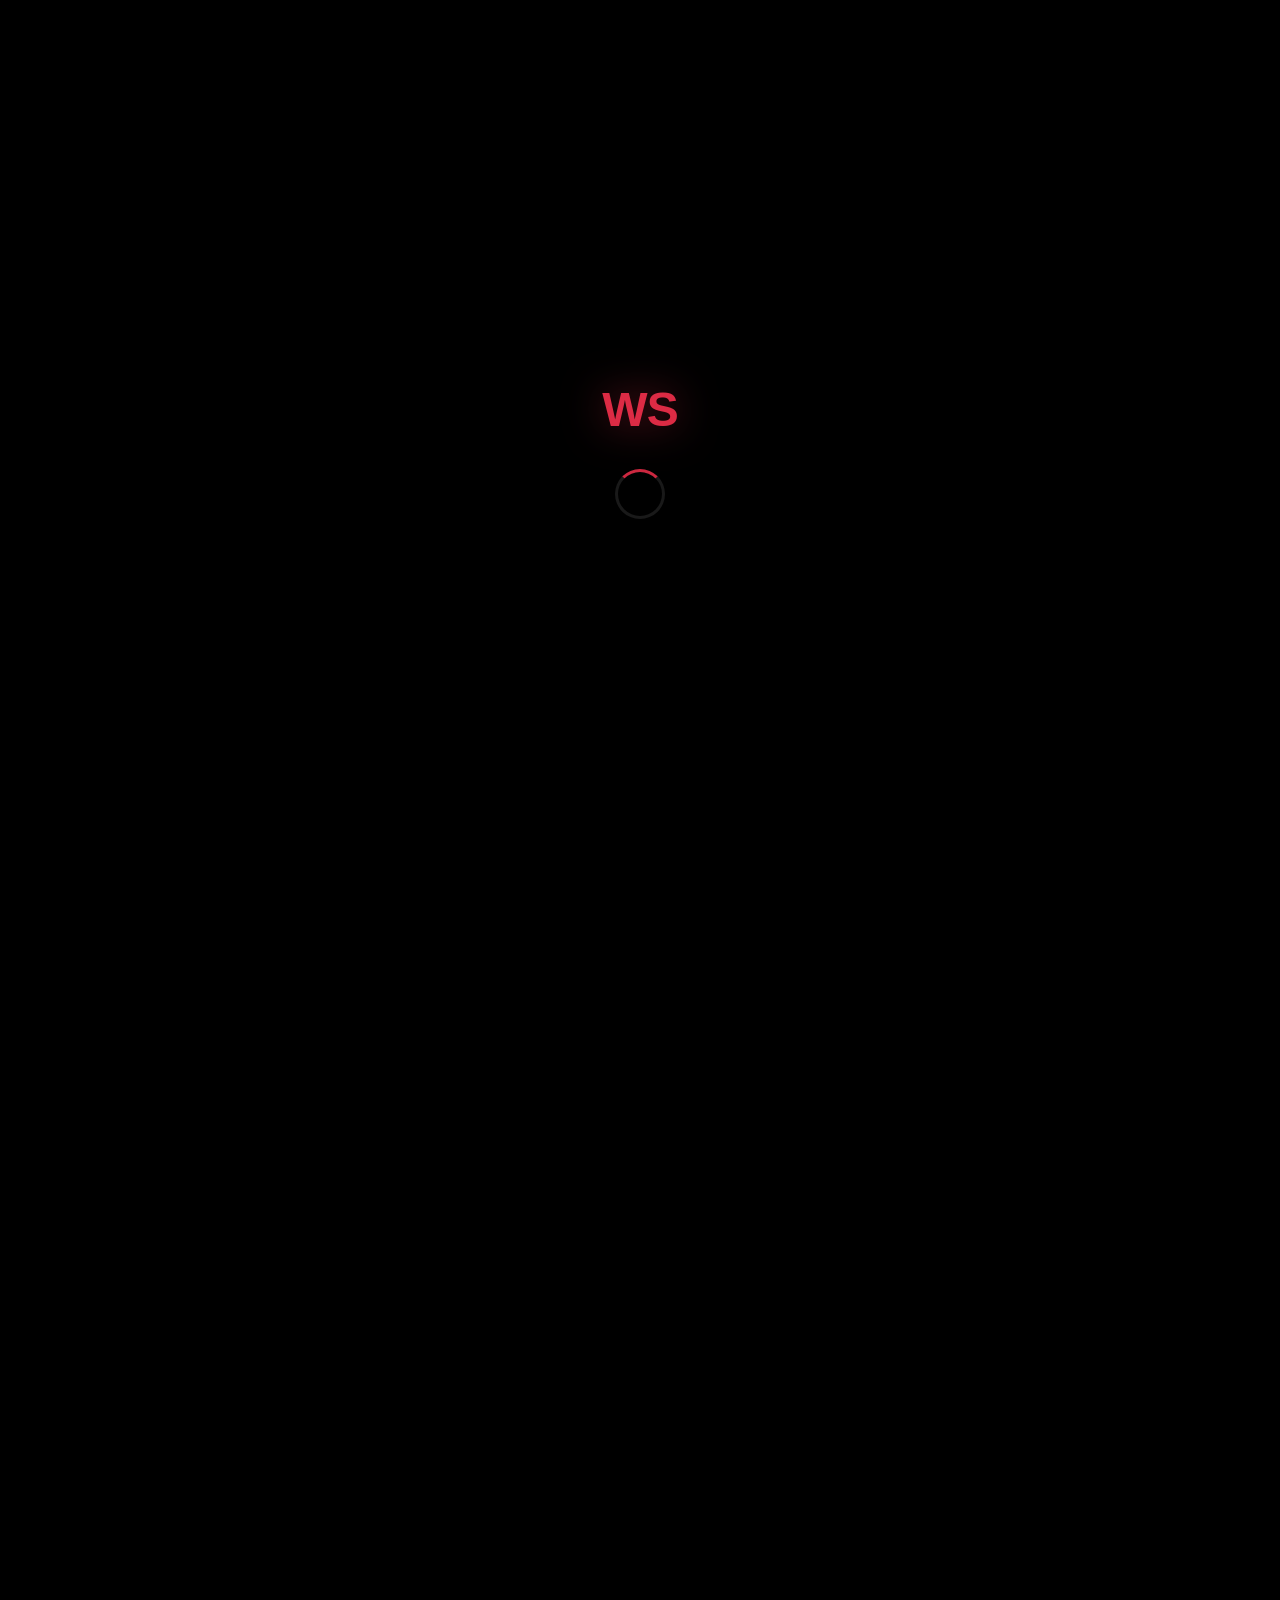
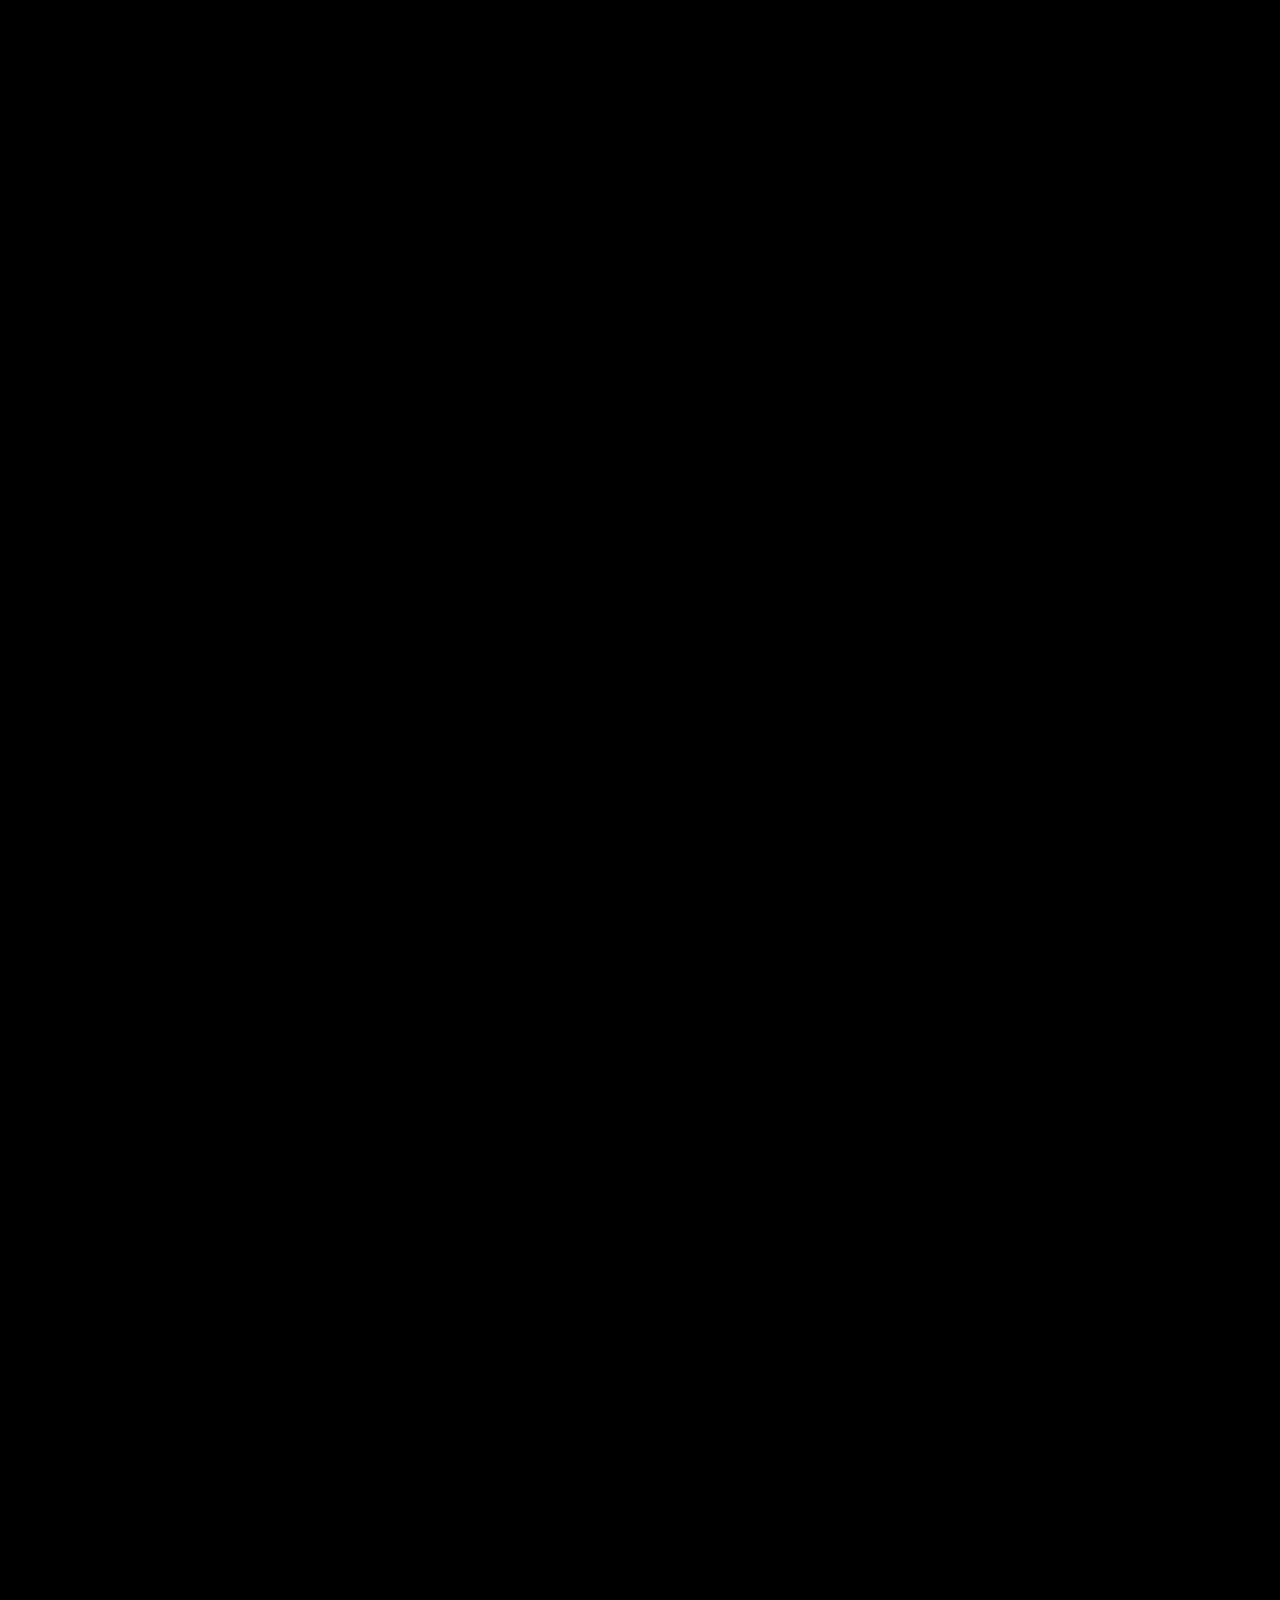
<file: TechPortfolioGithubVersion - WS/project-blender.html>
<!DOCTYPE html>
<html lang="en">

<head>
    <meta charset="UTF-8">
    <meta name="viewport" content="width=device-width, initial-scale=1.0">
    <title>Blender Project | William S</title>
    <style>
        * {
            margin: 0;
            padding: 0;
            box-sizing: border-box;
        }

        body {
            font-family: -apple-system, BlinkMacSystemFont, 'Segoe UI', Roboto, sans-serif;
            background: #000;
            color: #fff;
            overflow-x: hidden;
        }

        /* Loading Screen Styles */
        .loading-screen {
            position: fixed;
            top: 0;
            left: 0;
            width: 100%;
            height: 100%;
            background: #000;
            display: flex;
            flex-direction: column;
            align-items: center;
            justify-content: center;
            z-index: 9999;
            transition: opacity 0.5s ease, visibility 0.5s ease;
        }

        .loading-screen.fade-out {
            opacity: 0;
            visibility: hidden;
        }

        .loading-logo {
            font-size: 48px;
            font-weight: 700;
            letter-spacing: -1px;
            color: rgba(255, 50, 80, 0.85);
            filter: drop-shadow(0 0 20px rgba(255, 50, 80, 0.5));
            margin-bottom: 32px;
            animation: pulse 2s ease-in-out infinite;
        }

        .loading-spinner {
            width: 50px;
            height: 50px;
            border: 3px solid rgba(255, 255, 255, 0.1);
            border-top: 3px solid rgba(255, 50, 80, 0.8);
            border-radius: 50%;
            animation: spin 1s linear infinite;
        }

        @keyframes spin {
            0% {
                transform: rotate(0deg);
            }

            100% {
                transform: rotate(360deg);
            }
        }

        @keyframes pulse {

            0%,
            100% {
                opacity: 1;
            }

            50% {
                opacity: 0.6;
            }
        }

        /* Main Content */
        .main-content {
            opacity: 0;
            transition: opacity 0.5s ease;
        }

        .main-content.visible {
            opacity: 1;
        }

        .container {
            max-width: 1200px;
            margin: 0 auto;
            padding: 0 32px;
        }

        nav {
            display: flex;
            justify-content: space-between;
            align-items: center;
            padding: 24px 0;
            border-bottom: 1px solid rgba(255, 255, 255, 0.08);
        }

        .logo {
            font-size: 20px;
            font-weight: 600;
            letter-spacing: -0.5px;
        }

        .nav-links {
            display: flex;
            gap: 32px;
            list-style: none;
        }

        .nav-links a {
            color: rgba(255, 255, 255, 0.7);
            text-decoration: none;
            font-size: 15px;
            font-weight: 500;
            transition: color 0.2s ease;
            position: relative;
            padding-bottom: 4px;
        }

        .nav-links a::after {
            content: '';
            position: absolute;
            bottom: 0;
            left: 0;
            width: 0;
            height: 2px;
            background: rgba(255, 50, 80, 0.8);
            transition: width 0.3s ease;
        }

        .nav-links a:hover {
            color: #fff;
        }

        .nav-links a:hover::after {
            width: 100%;
        }

        .back-button {
            display: inline-flex;
            align-items: center;
            gap: 8px;
            color: rgba(255, 255, 255, 0.7);
            text-decoration: none;
            font-size: 15px;
            font-weight: 500;
            transition: all 0.2s ease;
            margin-bottom: 32px;
        }

        .back-button:hover {
            color: rgba(255, 50, 80, 0.85);
            transform: translateX(-4px);
        }

        .hero {
            padding: 60px 0 40px;
            text-align: center;
        }

        .hero h1 {
            font-size: 64px;
            font-weight: 700;
            line-height: 1.1;
            letter-spacing: -2px;
            margin-bottom: 16px;
            color: rgba(255, 50, 80, 0.85);
            filter: drop-shadow(0 0 20px rgba(255, 50, 80, 0.5));
        }

        .hero .subtitle {
            font-size: 20px;
            color: rgba(255, 255, 255, 0.6);
            font-weight: 400;
        }

        .section {
            padding: 60px 0;
        }

        .section-title {
            font-size: 42px;
            font-weight: 700;
            letter-spacing: -1px;
            margin-bottom: 24px;
            color: rgba(255, 50, 80, 0.85);
            filter: drop-shadow(0 0 15px rgba(255, 50, 80, 0.4));
        }

        .content-box {
            background: rgba(255, 255, 255, 0.06);
            border: 1px solid rgba(255, 255, 255, 0.12);
            border-radius: 12px;
            padding: 48px;
            margin-bottom: 60px;
        }

        .content-box p {
            font-size: 18px;
            line-height: 1.8;
            color: rgba(255, 255, 255, 0.7);
            margin-bottom: 16px;
        }

        .content-box ul {
            list-style: none;
            margin-top: 24px;
        }

        .content-box li {
            font-size: 18px;
            line-height: 1.8;
            color: rgba(255, 255, 255, 0.7);
            padding-left: 28px;
            position: relative;
            margin-bottom: 12px;
        }

        .content-box li::before {
            content: '→';
            position: absolute;
            left: 0;
            color: rgba(255, 50, 80, 0.8);
            font-weight: 600;
        }

        .video-container {
            background: rgba(255, 255, 255, 0.06);
            border: 1px solid rgba(255, 255, 255, 0.12);
            border-radius: 12px;
            overflow: hidden;
            margin-bottom: 60px;
            transition: all 0.3s ease;
        }

        .video-container:hover {
            border-color: rgba(255, 50, 80, 0.4);
            box-shadow: 0 12px 40px rgba(255, 50, 80, 0.2);
        }

        .video-placeholder {
            width: 100%;
            height: 500px;
            background: linear-gradient(135deg, #1a1a1a 0%, #2a2a2a 100%);
            display: flex;
            align-items: center;
            justify-content: center;
            font-size: 72px;
        }

        .images-grid {
            display: grid;
            grid-template-columns: repeat(auto-fit, minmax(300px, 1fr));
            gap: 24px;
            margin-bottom: 60px;
        }

        .image-card {
            background: rgba(255, 255, 255, 0.06);
            border: 1px solid rgba(255, 255, 255, 0.12);
            border-radius: 12px;
            overflow: hidden;
            transition: all 0.3s ease;
        }

        .image-card:hover {
            transform: translateY(-4px);
            border-color: rgba(255, 50, 80, 0.4);
            box-shadow: 0 12px 40px rgba(255, 50, 80, 0.2);
        }

        .image-card img {
            width: 100%;
            height: 250px;
            object-fit: cover;
            display: block;
        }

        .image-placeholder {
            width: 100%;
            height: 250px;
            background: linear-gradient(135deg, #1a1a1a 0%, #2a2a2a 100%);
            display: flex;
            align-items: center;
            justify-content: center;
            font-size: 48px;
        }

        .image-caption {
            padding: 20px;
            font-size: 16px;
            color: rgba(255, 255, 255, 0.6);
            text-align: center;
        }

        .features-grid {
            display: grid;
            grid-template-columns: repeat(auto-fit, minmax(280px, 1fr));
            gap: 24px;
        }

        .feature-card {
            background: rgba(255, 255, 255, 0.06);
            border: 1px solid rgba(255, 255, 255, 0.12);
            border-radius: 12px;
            padding: 40px 32px;
            text-align: center;
            transition: all 0.3s ease;
        }

        .feature-card:hover {
            transform: translateY(-4px);
            border-color: rgba(255, 50, 80, 0.4);
            background: rgba(255, 255, 255, 0.09);
            box-shadow: 0 12px 40px rgba(255, 50, 80, 0.2);
        }

        .feature-icon {
            font-size: 48px;
            margin-bottom: 20px;
        }

        .feature-card h3 {
            font-size: 24px;
            margin-bottom: 12px;
            font-weight: 600;
            letter-spacing: -0.5px;
        }

        .feature-card p {
            color: rgba(255, 255, 255, 0.6);
            font-size: 15px;
            line-height: 1.6;
        }

        footer {
            text-align: center;
            padding: 48px 0;
            border-top: 1px solid rgba(255, 255, 255, 0.08);
            color: rgba(255, 255, 255, 0.4);
            font-size: 14px;
            margin-top: 60px;
        }

        @media (max-width: 768px) {
            .hero h1 {
                font-size: 42px;
            }

            .section-title {
                font-size: 32px;
            }

            .content-box {
                padding: 32px 24px;
            }

            .content-box p,
            .content-box li {
                font-size: 16px;
            }

            .video-placeholder {
                height: 300px;
                font-size: 48px;
            }

            .images-grid,
            .features-grid {
                grid-template-columns: 1fr;
            }

            .loading-logo {
                font-size: 36px;
            }
        }

        html {
            scroll-behavior: smooth;
        }

        @keyframes fadeInUp {
            from {
                opacity: 0;
                transform: translateY(20px);
            }

            to {
                opacity: 1;
                transform: translateY(0);
            }
        }

        .content-box,
        .video-container,
        .image-card,
        .feature-card {
            opacity: 0;
            animation: fadeInUp 0.6s ease forwards;
        }

        .image-card:nth-child(1) {
            animation-delay: 0.1s;
        }

        .image-card:nth-child(2) {
            animation-delay: 0.2s;
        }

        .image-card:nth-child(3) {
            animation-delay: 0.3s;
        }

        .image-card:nth-child(4) {
            animation-delay: 0.4s;
        }

        .feature-card:nth-child(1) {
            animation-delay: 0.1s;
        }

        .feature-card:nth-child(2) {
            animation-delay: 0.2s;
        }

        .feature-card:nth-child(3) {
            animation-delay: 0.3s;
        }
    </style>
</head>

<body>
    <!-- Loading Screen -->
    <div class="loading-screen" id="loadingScreen">
        <div class="loading-logo">WS</div>
        <div class="loading-spinner"></div>
    </div>

    <!-- Main Content -->
    <div class="main-content" id="mainContent">
        <div class="container">
            <nav>
                <div class="logo">William S</div>
                <ul class="nav-links">
                    <li><a href="index.html">Home</a></li>
                    <li><a href="extra.html">Extra</a></li>
                </ul>
            </nav>
        </div>

        <div class="container">
            <section class="hero">
                <a href="index.html#projects" class="back-button">← Back to Projects</a>
                <h1>Blender Animation</h1>
                <p class="subtitle">3D Modeling • Animation • Space Megastructure</p>
            </section>
        </div>

        <section class="section">
            <div class="container">
                <h2 class="section-title">The Project</h2>
                <div class="content-box">
                    <b>Project Overview (Alternate pitch approved by teacher) </b>
                    <br>
                    <P>This project involves a team of students collaborating, or an individual working towards creating
                        a 3D space station scene using 3D modelling software. The scene will consist of a modelled space
                        station, a backscene, and a short animation with each student responsible for designing and
                        modelling the assets for the scene.
                    </P>
                    <P>The goal of this assessment is to develop and showcase technological modelling skills, focusing
                        on the understanding and application of various modelling types and tools within an appropriate
                        3D software. The object purpose is to fit well in a game design aspect.</P>
                    <br>
                    <p>Project Objectives:
                    <ul>
                        <li>apply and demonstrate knowledge of different technological modelling types and techniques.
                        </li>
                        <li>evidence the trial and development stages of 3D modelling.</li>
                        <li>make informed decisions based on the use of models and to reflect on these decisions. </li>
                        <li>identify and manage potential problems, issues during the modelling process.</li>
                    </ul>
                    </p>
                </div>
            </div>
        </section>

        <section class="section">
            <div class="container">
                <h2 class="section-title">Animation Preview</h2>
                <div class="video-container">
                    <video controls width="100%">
                        <source src="img/render.mp4" type="video/mp4">
                        Your browser does not support the video tag.
                    </video>
                </div>
            </div>
        </section>

        <section class="section">
            <div class="container">
                <h2 class="section-title">Project Images</h2>
                <div class="images-grid">
                    <div class="image-card">
                        <img src="img/planning.png">
                        <div class="image-caption">Planning</div>
                    </div>
                    <div class="image-card">
                        <img src="img/folder2.png">
                        <div class="image-caption">Folder</div>
                    </div>
                    <div class="image-card">
                        <img src="img/copy/2.png">
                        <div class="image-caption">First stage of modelling</div>
                    </div>
                    <div class="image-card">
                        <img src="img/copy/4.png">
                        <div class="image-caption">Adding details</div>
                    </div>
                    <div class="image-card">
                        <img src="img/copy/5.png">
                        <div class="image-caption">Completing model</div>
                    </div>
                    <div class="image-card">
                        <img src="img/copy/7.png">
                        <div class="image-caption">Adding planet scene</div>
                    </div>
                    <div class="image-card">
                        <img src="img/copy/pr2.png">
                        <div class="image-caption">Workspace</div>
                    </div>
                    <div class="image-card">
                        <img src="img/copy/render 3.png">
                        <div class="image-caption">Final render frame</div>
                    </div>
                </div>
            </div>
        </section>

        <footer>
            <div class="container">
                <p>2025 William S.</p>
            </div>
        </footer>
    </div>

    <script>
        // Loading screen logic
        window.addEventListener('load', function () {
            const loadingScreen = document.getElementById('loadingScreen');
            const mainContent = document.getElementById('mainContent');

            // Wait 1.5 seconds then fade out loading screen
            setTimeout(function () {
                loadingScreen.classList.add('fade-out');
                mainContent.classList.add('visible');
            }, 1500);
        });

        // Smooth scrolling
        document.querySelectorAll('a[href^="#"]').forEach(anchor => {
            anchor.addEventListener('click', function (e) {
                e.preventDefault();
                const target = document.querySelector(this.getAttribute('href'));
                if (target) {
                    target.scrollIntoView({
                        behavior: 'smooth',
                        block: 'start'
                    });
                }
            });
        });
    </script>
</body>

</html>
</file>
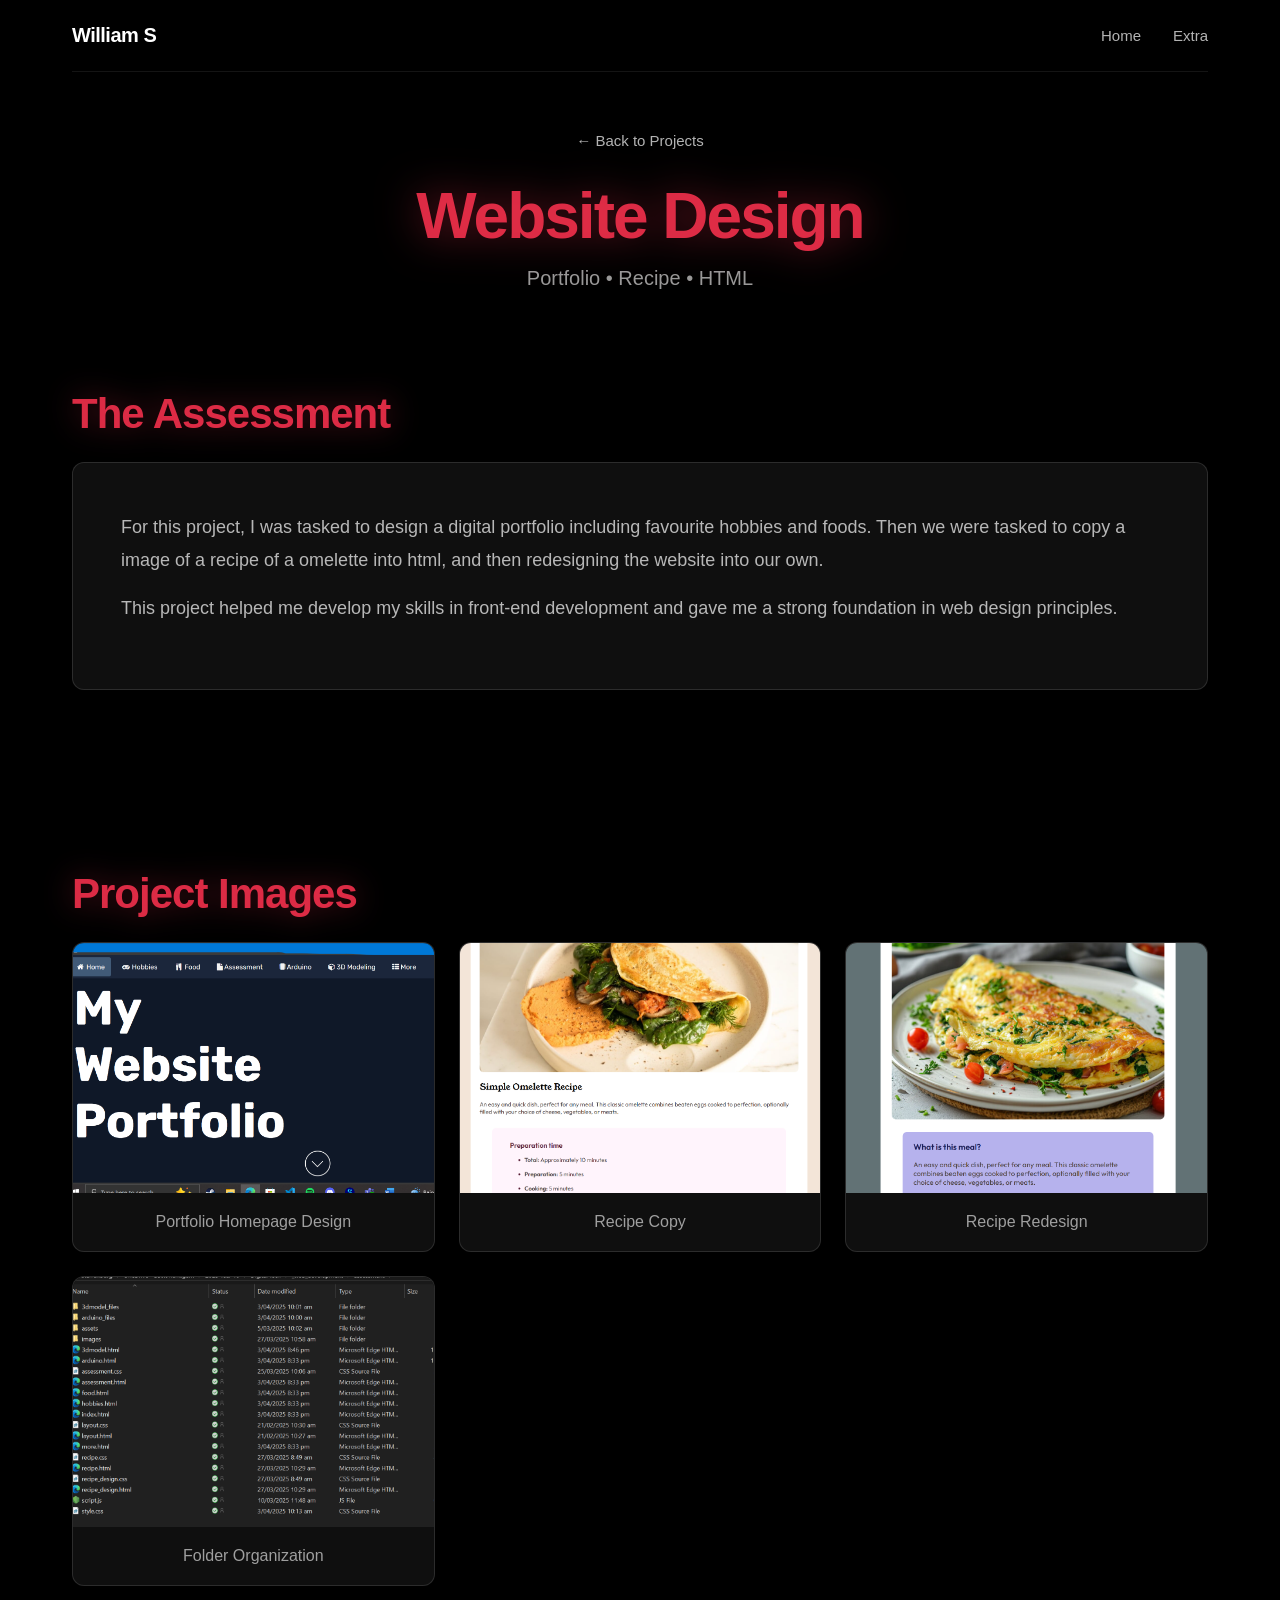
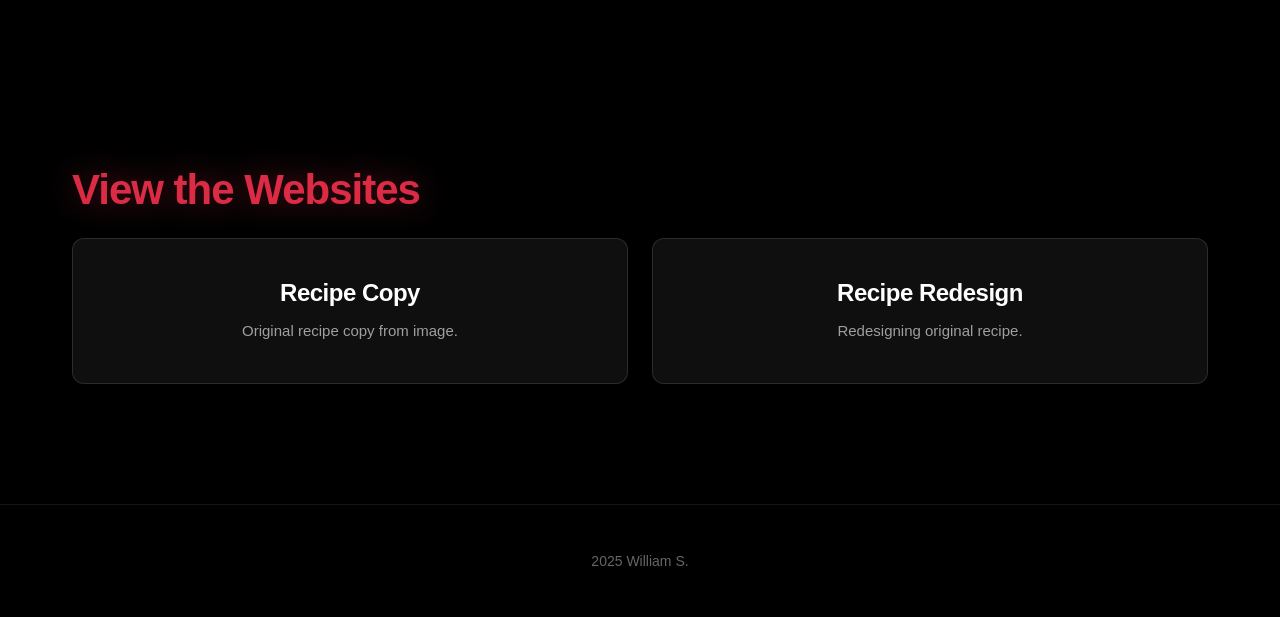
<file: TechPortfolioGithubVersion - WS/project-website.html>
<!DOCTYPE html>
<html lang="en">

<head>
    <meta charset="UTF-8">
    <meta name="viewport" content="width=device-width, initial-scale=1.0">
    <title>Website Design | William S</title>
    <style>
        * {
            margin: 0;
            padding: 0;
            box-sizing: border-box;
        }

        body {
            font-family: -apple-system, BlinkMacSystemFont, 'Segoe UI', Roboto, sans-serif;
            background: #000;
            color: #fff;
            overflow-x: hidden;
        }

        /* Loading Screen Styles */
        .loading-screen {
            position: fixed;
            top: 0;
            left: 0;
            width: 100%;
            height: 100%;
            background: #000;
            display: flex;
            flex-direction: column;
            align-items: center;
            justify-content: center;
            z-index: 9999;
            transition: opacity 0.5s ease, visibility 0.5s ease;
        }

        .loading-screen.fade-out {
            opacity: 0;
            visibility: hidden;
        }

        .loading-logo {
            font-size: 48px;
            font-weight: 700;
            letter-spacing: -1px;
            color: rgba(255, 50, 80, 0.85);
            filter: drop-shadow(0 0 20px rgba(255, 50, 80, 0.5));
            margin-bottom: 32px;
            animation: pulse 2s ease-in-out infinite;
        }

        .loading-spinner {
            width: 50px;
            height: 50px;
            border: 3px solid rgba(255, 255, 255, 0.1);
            border-top: 3px solid rgba(255, 50, 80, 0.8);
            border-radius: 50%;
            animation: spin 1s linear infinite;
        }

        @keyframes spin {
            0% { transform: rotate(0deg); }
            100% { transform: rotate(360deg); }
        }

        @keyframes pulse {
            0%, 100% { opacity: 1; }
            50% { opacity: 0.6; }
        }

        /* Main Content */
        .main-content {
            opacity: 0;
            transition: opacity 0.5s ease;
        }

        .main-content.visible {
            opacity: 1;
        }

        .container {
            max-width: 1200px;
            margin: 0 auto;
            padding: 0 32px;
        }

        nav {
            display: flex;
            justify-content: space-between;
            align-items: center;
            padding: 24px 0;
            border-bottom: 1px solid rgba(255, 255, 255, 0.08);
        }

        .logo {
            font-size: 20px;
            font-weight: 600;
            letter-spacing: -0.5px;
        }

        .nav-links {
            display: flex;
            gap: 32px;
            list-style: none;
        }

        .nav-links a {
            color: rgba(255, 255, 255, 0.7);
            text-decoration: none;
            font-size: 15px;
            font-weight: 500;
            transition: color 0.2s ease;
            position: relative;
            padding-bottom: 4px;
        }

        .nav-links a::after {
            content: '';
            position: absolute;
            bottom: 0;
            left: 0;
            width: 0;
            height: 2px;
            background: rgba(255, 50, 80, 0.8);
            transition: width 0.3s ease;
        }

        .nav-links a:hover {
            color: #fff;
        }

        .nav-links a:hover::after {
            width: 100%;
        }

        .back-button {
            display: inline-flex;
            align-items: center;
            gap: 8px;
            color: rgba(255, 255, 255, 0.7);
            text-decoration: none;
            font-size: 15px;
            font-weight: 500;
            transition: all 0.2s ease;
            margin-bottom: 32px;
        }

        .back-button:hover {
            color: rgba(255, 50, 80, 0.85);
            transform: translateX(-4px);
        }

        .hero {
            padding: 60px 0 40px;
            text-align: center;
        }

        .hero h1 {
            font-size: 64px;
            font-weight: 700;
            line-height: 1.1;
            letter-spacing: -2px;
            margin-bottom: 16px;
            color: rgba(255, 50, 80, 0.85);
            filter: drop-shadow(0 0 20px rgba(255, 50, 80, 0.5));
        }

        .hero .subtitle {
            font-size: 20px;
            color: rgba(255, 255, 255, 0.6);
            font-weight: 400;
        }

        .section {
            padding: 60px 0;
        }

        .section-title {
            font-size: 42px;
            font-weight: 700;
            letter-spacing: -1px;
            margin-bottom: 24px;
            color: rgba(255, 50, 80, 0.85);
            filter: drop-shadow(0 0 15px rgba(255, 50, 80, 0.4));
        }

        .content-box {
            background: rgba(255, 255, 255, 0.06);
            border: 1px solid rgba(255, 255, 255, 0.12);
            border-radius: 12px;
            padding: 48px;
            margin-bottom: 60px;
        }

        .content-box p {
            font-size: 18px;
            line-height: 1.8;
            color: rgba(255, 255, 255, 0.7);
            margin-bottom: 16px;
        }

        .content-box ul {
            list-style: none;
            margin-top: 24px;
        }

        .content-box li {
            font-size: 18px;
            line-height: 1.8;
            color: rgba(255, 255, 255, 0.7);
            padding-left: 28px;
            position: relative;
            margin-bottom: 12px;
        }

        .content-box li::before {
            content: '→';
            position: absolute;
            left: 0;
            color: rgba(255, 50, 80, 0.8);
            font-weight: 600;
        }

        .images-grid {
            display: grid;
            grid-template-columns: repeat(auto-fit, minmax(300px, 1fr));
            gap: 24px;
            margin-bottom: 60px;
        }

        .image-card {
            background: rgba(255, 255, 255, 0.06);
            border: 1px solid rgba(255, 255, 255, 0.12);
            border-radius: 12px;
            overflow: hidden;
            transition: all 0.3s ease;
        }

        .image-card:hover {
            transform: translateY(-4px);
            border-color: rgba(255, 50, 80, 0.4);
            box-shadow: 0 12px 40px rgba(255, 50, 80, 0.2);
        }

        .image-card img {
            width: 100%;
            height: 250px;
            object-fit: cover;
            display: block;
        }

        .image-placeholder {
            width: 100%;
            height: 250px;
            background: linear-gradient(135deg, #1a1a1a 0%, #2a2a2a 100%);
            display: flex;
            align-items: center;
            justify-content: center;
            font-size: 48px;
        }

        .image-caption {
            padding: 20px;
            font-size: 16px;
            color: rgba(255, 255, 255, 0.6);
            text-align: center;
        }

        .links-section {
            display: grid;
            grid-template-columns: repeat(auto-fit, minmax(280px, 1fr));
            gap: 24px;
        }

        .link-card {
            background: rgba(255, 255, 255, 0.06);
            border: 1px solid rgba(255, 255, 255, 0.12);
            border-radius: 12px;
            padding: 40px 32px;
            text-align: center;
            transition: all 0.3s ease;
            text-decoration: none;
            color: inherit;
            display: block;
        }

        .link-card:hover {
            transform: translateY(-4px);
            border-color: rgba(255, 50, 80, 0.4);
            background: rgba(255, 255, 255, 0.09);
            box-shadow: 0 12px 40px rgba(255, 50, 80, 0.2);
        }

        .link-icon {
            font-size: 48px;
            margin-bottom: 20px;
        }

        .link-card h3 {
            font-size: 24px;
            margin-bottom: 12px;
            font-weight: 600;
            letter-spacing: -0.5px;
        }

        .link-card p {
            color: rgba(255, 255, 255, 0.6);
            font-size: 15px;
            line-height: 1.6;
        }

        footer {
            text-align: center;
            padding: 48px 0;
            border-top: 1px solid rgba(255, 255, 255, 0.08);
            color: rgba(255, 255, 255, 0.4);
            font-size: 14px;
            margin-top: 60px;
        }

        @media (max-width: 768px) {
            .hero h1 {
                font-size: 42px;
            }

            .section-title {
                font-size: 32px;
            }

            .content-box {
                padding: 32px 24px;
            }

            .content-box p,
            .content-box li {
                font-size: 16px;
            }

            .images-grid,
            .links-section {
                grid-template-columns: 1fr;
            }

            .loading-logo {
                font-size: 36px;
            }
        }

        html {
            scroll-behavior: smooth;
        }

        @keyframes fadeInUp {
            from {
                opacity: 0;
                transform: translateY(20px);
            }
            to {
                opacity: 1;
                transform: translateY(0);
            }
        }

        .content-box,
        .image-card,
        .link-card {
            opacity: 0;
            animation: fadeInUp 0.6s ease forwards;
        }

        .image-card:nth-child(1) {
            animation-delay: 0.1s;
        }

        .image-card:nth-child(2) {
            animation-delay: 0.2s;
        }

        .image-card:nth-child(3) {
            animation-delay: 0.3s;
        }

        .image-card:nth-child(4) {
            animation-delay: 0.4s;
        }

        .link-card:nth-child(1) {
            animation-delay: 0.1s;
        }

        .link-card:nth-child(2) {
            animation-delay: 0.2s;
        }
    </style>
</head>

<body>
    <!-- Loading Screen -->
    <div class="loading-screen" id="loadingScreen">
        <div class="loading-logo">WS</div>
        <div class="loading-spinner"></div>
    </div>

    <!-- Main Content -->
    <div class="main-content" id="mainContent">
        <div class="container">
            <nav>
                <div class="logo">William S</div>
                <ul class="nav-links">
                    <li><a href="index.html">Home</a></li>
                    <li><a href="extra.html">Extra</a></li>
                </ul>
            </nav>
        </div>

        <div class="container">
            <section class="hero">
                <a href="index.html#projects" class="back-button">← Back to Projects</a>
                <h1>Website Design</h1>
                <p class="subtitle">Portfolio • Recipe • HTML</p>
            </section>
        </div>

        <section class="section">
            <div class="container">
                <h2 class="section-title">The Assessment</h2>
                <div class="content-box">
                    <p>For this project, I was tasked to design a digital portfolio including favourite hobbies and foods. Then we were tasked to copy a image of a recipe of a omelette into html, and then redesigning the website into our own.</p>
                    <p>This project helped me develop my skills in front-end development and gave me a strong foundation in web design principles.</p>
                </div>
            </div>
        </section>

        <section class="section">
            <div class="container">
                <h2 class="section-title">Project Images</h2>
                <div class="images-grid">
                    <div class="image-card">
                        <img src="img/homepage.png">
                        <div class="image-caption">Portfolio Homepage Design</div>
                    </div>
                    <div class="image-card">
                        <img src="img/recipe.png">
                        <div class="image-caption">Recipe Copy</div>
                    </div>
                    <div class="image-card">
                        <img src="img/recipe_redesign.png">
                        <div class="image-caption">Recipe Redesign</div>
                    </div>
                    <div class="image-card">
                        <img src="img/folder.png">
                        <div class="image-caption">Folder Organization</div>
                    </div>
                </div>
            </div>
        </section>

        <section class="section">
            <div class="container">
                <h2 class="section-title">View the Websites</h2>
                <div class="links-section">
                    <a href="recipe.html" class="link-card">
                        <h3>Recipe Copy</h3>
                        <p>Original recipe copy from image.</p>
                    </a>
                    <a href="recipe_design.html" class="link-card">
                        <h3>Recipe Redesign</h3>
                        <p>Redesigning original recipe.</p>
                    </a>
                </div>
            </div>
        </section>

        <footer>
            <div class="container">
                <p>2025 William S.</p>
            </div>
        </footer>
    </div>

    <script>
        // Loading screen logic
        window.addEventListener('load', function() {
            const loadingScreen = document.getElementById('loadingScreen');
            const mainContent = document.getElementById('mainContent');
            
            // Wait 1.5 seconds then fade out loading screen
            setTimeout(function() {
                loadingScreen.classList.add('fade-out');
                mainContent.classList.add('visible');
            }, 500);
        });

        // Smooth scrolling
        document.querySelectorAll('a[href^="#"]').forEach(anchor => {
            anchor.addEventListener('click', function (e) {
                e.preventDefault();
                const target = document.querySelector(this.getAttribute('href'));
                if (target) {
                    target.scrollIntoView({
                        behavior: 'smooth',
                        block: 'start'
                    });
                }
            });
        });
    </script>
</body>

</html>
</file>
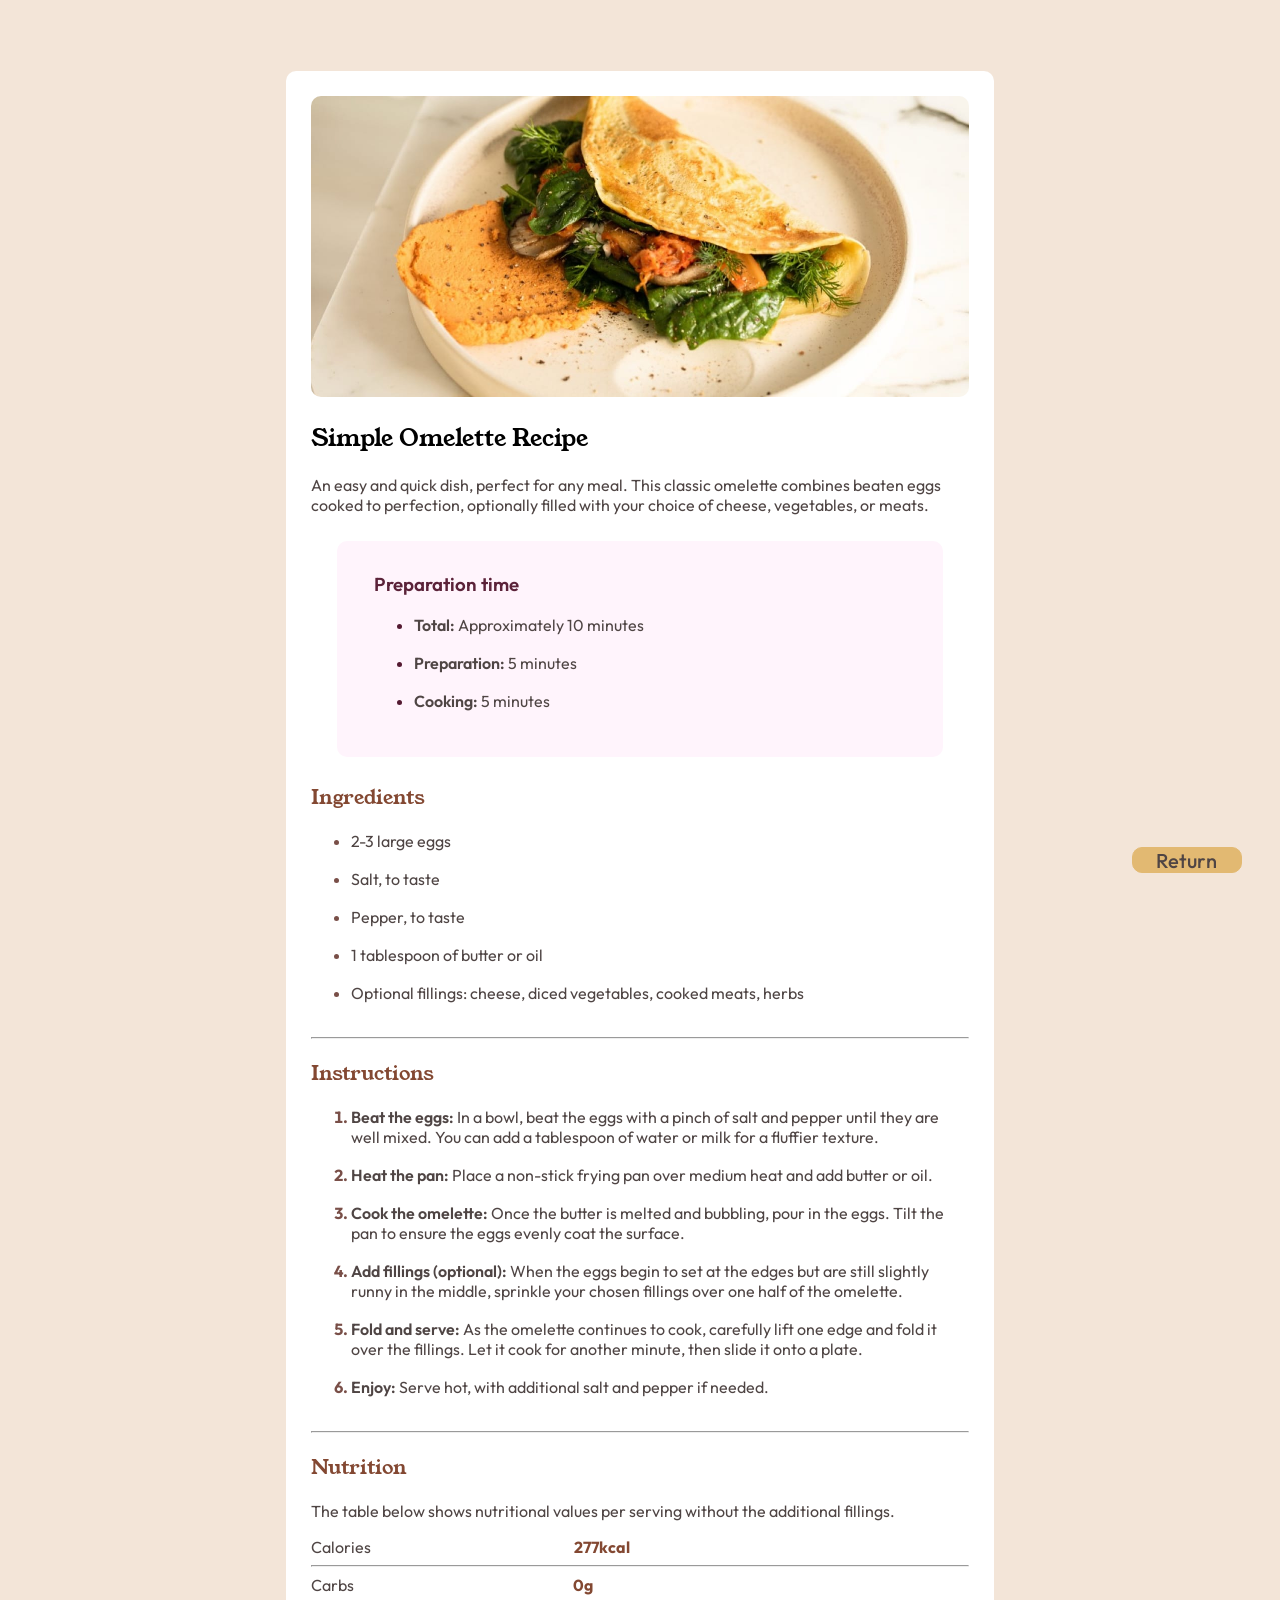
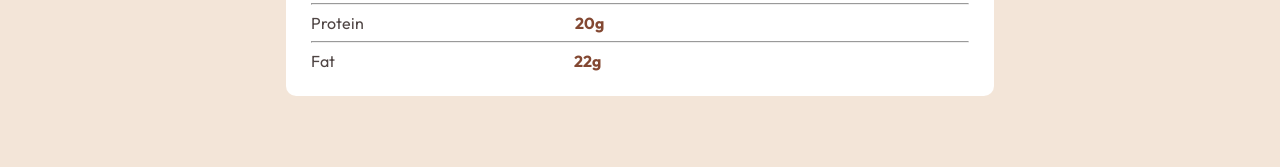
<file: TechPortfolioGithubVersion - WS/recipe.html>
<!DOCTYPE html>
<html lang="en">
  <link rel="icon" href="images/icon.ico" type="image/x-icon">

<head>
  <meta charset="UTF-8">
  <meta name="viewport" content="width=device-width, initial-scale=1.0">
  <title>Original Simple Omelette Recipe</title>
  <link rel="stylesheet" href="recipe.css">
  <link rel="preconnect" href="https://fonts.googleapis.com">
  <link rel="preconnect" href="https://fonts.gstatic.com" crossorigin>
  <link href="https://fonts.googleapis.com/css2?family=Outfit:wght@100..900&family=Young+Serif&display=swap"
    rel="stylesheet">
    <link rel="preconnect" href="https://fonts.googleapis.com">
    <link rel="preconnect" href="https://fonts.gstatic.com" crossorigin>
    <link href="https://fonts.googleapis.com/css2?family=Rubik:ital,wght@0,300..900;1,300..900&display=swap"
        rel="stylesheet">

</head>

<body>

  <a class="returnbutton" href="project-website.html">Return</a>

  <div class="backgroundborder">

    <div class="contentborder">

      <img src="assets/images/image-omelette.jpeg" id="omelettejpeg">

      <h2>Simple Omelette Recipe</h2>

      <p>An easy and quick dish, perfect for any meal. This classic omelette combines beaten eggs cooked
        to perfection, optionally filled with your choice of cheese, vegetables, or meats.</p>

      <div class="special">
        <div class="specialinner">
          <h3 id="preptime">Preparation time</h3>
          <ol>
            <li class="listprep"><b>Total:</b> <a> Approximately 10 minutes</a></li>
            <br>
            <li class="listprep"><b>Preparation:</b> <a> 5 minutes</a></li>
            <br>
            <li class="listprep"><b>Cooking:</b> <a> 5 minutes</a></li>
            <br>
          </ol>
        </div>
      </div>

      <h3 class="h3normal">Ingredients</h3>
      <ol>
        <li class="listingredients"><a>2-3 large eggs</a></li>
        <br>
        <li class="listingredients"><a>Salt, to taste</a></li>
        <br>
        <li class="listingredients"><a>Pepper, to taste</a></li>
        <br>
        <li class="listingredients"><a>1 tablespoon of butter or oil</a></li>
        <br>
        <li class="listingredients"><a>Optional fillings: cheese, diced vegetables, cooked meats, herbs</a></li>
        <br>
      </ol>

      <hr>

      <h3 class="h3normal">Instructions</h3>
      <ol>
        <li class="listinginstructions"><a><b>Beat the eggs:</b> In a bowl, beat the eggs with a pinch of salt and
            pepper until they are well mixed.
            You can add a tablespoon of water or milk for a fluffier texture.</a></li>
        <br>
        <li class="listinginstructions"><a><b>Heat the pan:</b> Place a non-stick frying pan over medium heat and add
            butter or oil.</a></li>
        <br>
        <li class="listinginstructions"><a><b>Cook the omelette:</b> Once the butter is melted and bubbling, pour in the
            eggs. Tilt the pan to ensure
            the eggs evenly coat the surface.</a></li>
        <br>
        <li class="listinginstructions"><a><b>Add fillings (optional):</b> When the eggs begin to set at the edges but
            are still slightly runny in the
            middle, sprinkle your chosen fillings over one half of the omelette.</a></li>
        <br>
        <li class="listinginstructions"><a><b>Fold and serve:</b> As the omelette continues to cook, carefully lift one
            edge and fold it over the
            fillings. Let it cook for another minute, then slide it onto a plate.</a></li>
        <br>
        <li class="listinginstructions"><a><b>Enjoy:</b> Serve hot, with additional salt and pepper if needed.</a></li>
        <br>
      </ol>

      <hr>

      <h3 class="h3normal">Nutrition</h3>

      <p>The table below shows nutritional values per serving without the additional fillings.</p>

      <a class="nutritionlist">Calories </a><a class="nutritionlistcol">277kcal</a>
      <hr>
      <a class="nutritionlist">Carbs </a>&nbsp&nbsp&nbsp&nbsp<a class="nutritionlistcol">0g</a>
      <hr>
      <a class="nutritionlist">Protein </a>&nbsp&nbsp<a class="nutritionlistcol">20g</a>
      <hr>
      <a class="nutritionlist">Fat </a>&nbsp&nbsp&nbsp&nbsp&nbsp&nbsp&nbsp&nbsp&nbsp<a class="nutritionlistcol">22g</a>

    </div>

  </div>

</body>

</html>
</file>
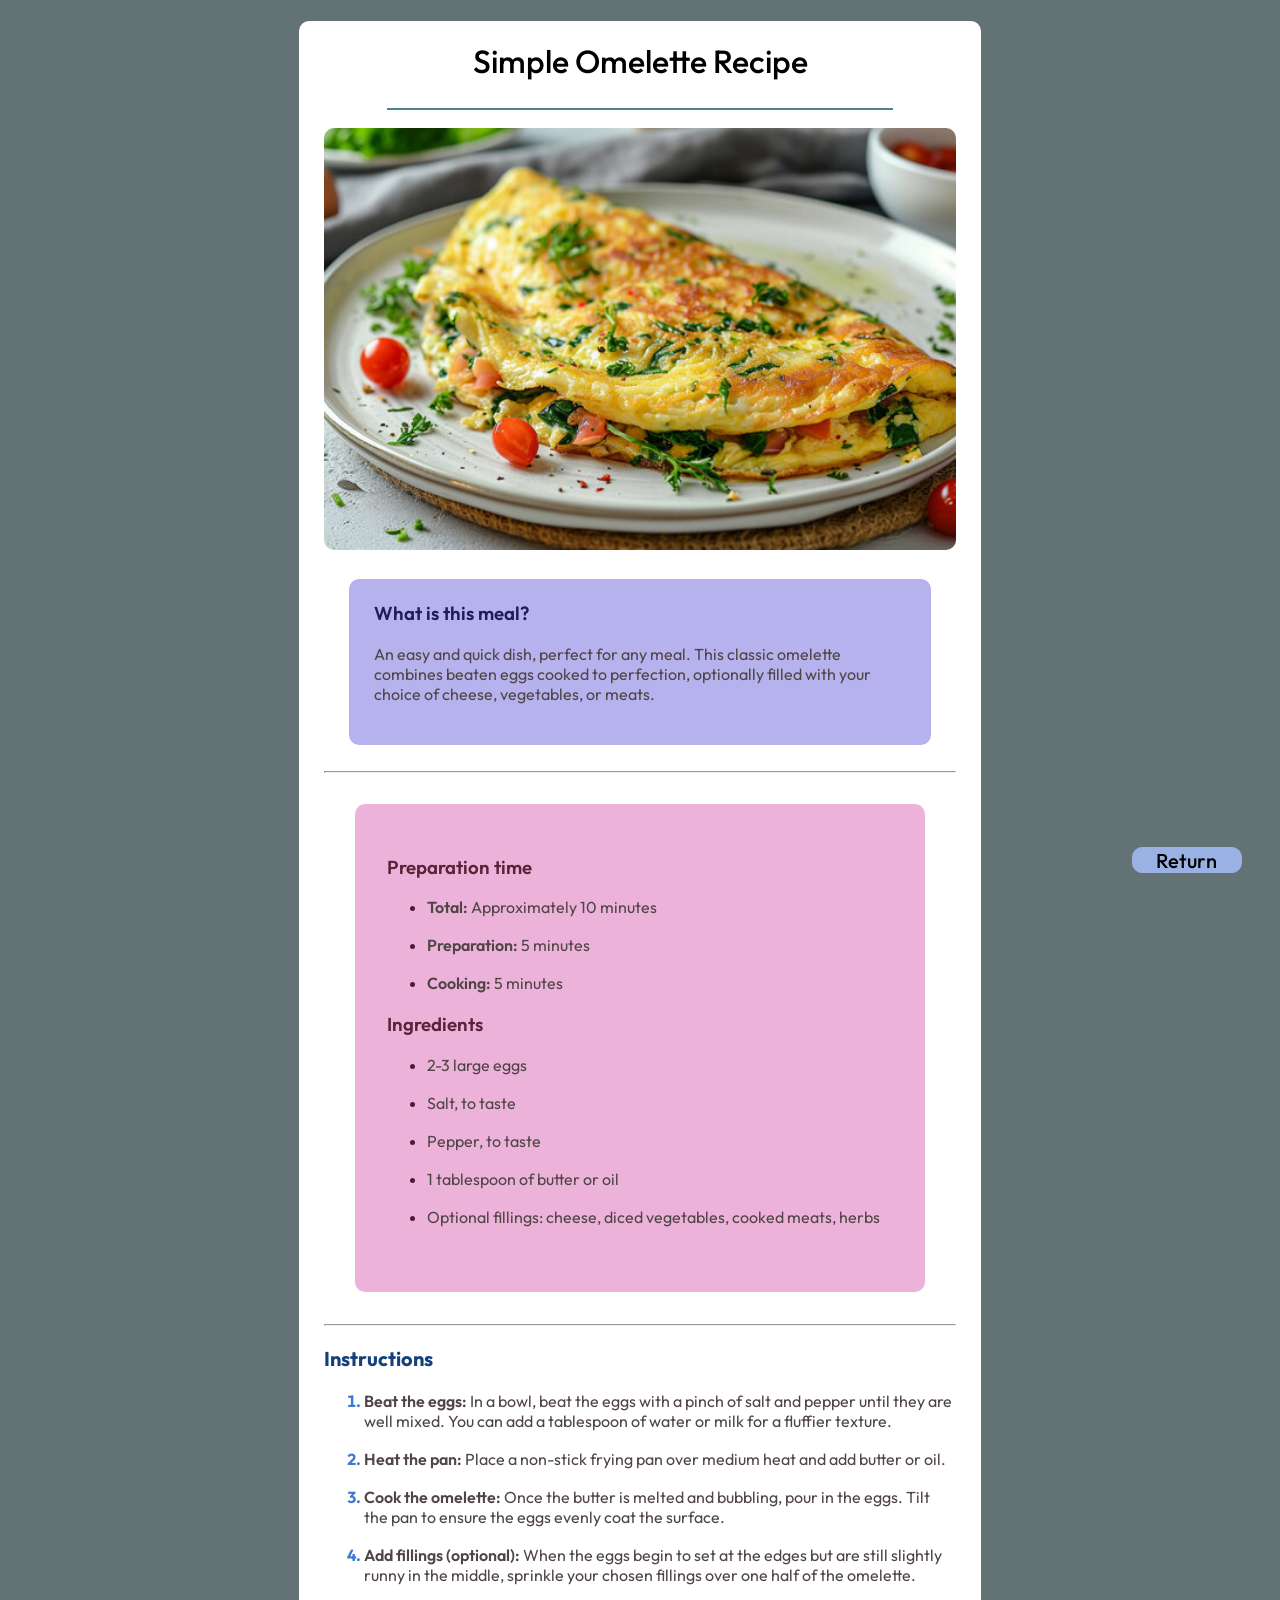
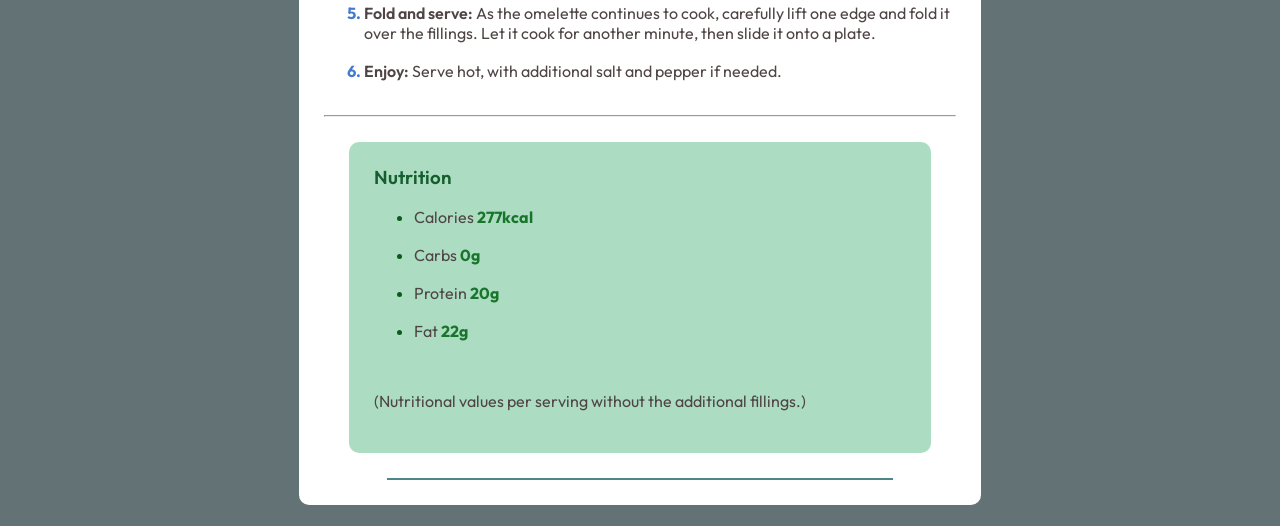
<file: TechPortfolioGithubVersion - WS/recipe_design.html>
<!DOCTYPE html>
<html lang="en">
  <link rel="icon" href="images/icon.ico" type="image/x-icon">

<head>
  <meta charset="UTF-8">
  <meta name="viewport" content="width=device-width, initial-scale=1.0">
  <title>Original Simple Omelette Recipe</title>
  <link rel="stylesheet" href="recipe_design.css">
  <link rel="preconnect" href="https://fonts.googleapis.com">
  <link rel="preconnect" href="https://fonts.gstatic.com" crossorigin>
  <link href="https://fonts.googleapis.com/css2?family=Outfit:wght@100..900&family=Young+Serif&display=swap"
    rel="stylesheet">
  <link rel="preconnect" href="https://fonts.googleapis.com">
  <link rel="preconnect" href="https://fonts.gstatic.com" crossorigin>
  <link href="https://fonts.googleapis.com/css2?family=Rubik:ital,wght@0,300..900;1,300..900&display=swap"
    rel="stylesheet">

</head>

<body>

  <a class="returnbutton" href="project-website.html">Return</a>

  <div class="backgroundborder">

    <div class="contentborder">
      <div>
        <h2 class="titleh2">Simple Omelette Recipe</h2>
      </div>
      <div class="fadetopnav"></div>
      <br>

      <img src="assets/images/omelette.jpg" id="omelettejpeg">

      <div class="description">
        <h3 id="descriptiontext">What is this meal?</h3>
        <p>An easy and quick dish, perfect for any meal. This classic omelette combines beaten eggs cooked
          to perfection, optionally filled with your choice of cheese, vegetables, or meats.</p>
      </div>

      <hr>

      <div>
        <div class="special">
          <h3 id="preptime">Preparation time</h3>
          <ol>
            <li class="listprep"><b>Total:</b> <a> Approximately 10 minutes</a></li>
            <br>
            <li class="listprep"><b>Preparation:</b> <a> 5 minutes</a></li>
            <br>
            <li class="listprep"><b>Cooking:</b> <a> 5 minutes</a></li>
          </ol>

          <div>
            <h3 id="preptime">Ingredients</h3>
            <ol>
              <li class="listprep"><a>2-3 large eggs</a></li>
              <br>
              <li class="listprep"><a>Salt, to taste</a></li>
              <br>
              <li class="listprep"><a>Pepper, to taste</a></li>
              <br>
              <li class="listprep"><a>1 tablespoon of butter or oil</a></li>
              <br>
              <li class="listprep"><a>Optional fillings: cheese, diced vegetables, cooked meats, herbs</a></li>
              <br>
            </ol>
          </div>

        </div>


      </div>

      <hr>

      <h3 class="h3normal">Instructions</h3>
      <ol>
        <li class="listinginstructions"><a><b>Beat the eggs:</b> In a bowl, beat the eggs with a pinch of salt and
            pepper until they are well mixed.
            You can add a tablespoon of water or milk for a fluffier texture.</a></li>
        <br>
        <li class="listinginstructions"><a><b>Heat the pan:</b> Place a non-stick frying pan over medium heat and add
            butter or oil.</a></li>
        <br>
        <li class="listinginstructions"><a><b>Cook the omelette:</b> Once the butter is melted and bubbling, pour in the
            eggs. Tilt the pan to ensure
            the eggs evenly coat the surface.</a></li>
        <br>
        <li class="listinginstructions"><a><b>Add fillings (optional):</b> When the eggs begin to set at the edges but
            are still slightly runny in the
            middle, sprinkle your chosen fillings over one half of the omelette.</a></li>
        <br>
        <li class="listinginstructions"><a><b>Fold and serve:</b> As the omelette continues to cook, carefully lift one
            edge and fold it over the
            fillings. Let it cook for another minute, then slide it onto a plate.</a></li>
        <br>
        <li class="listinginstructions"><a><b>Enjoy:</b> Serve hot, with additional salt and pepper if needed.</a></li>
        <br>
      </ol>

      <hr>

      <div class="nutritionaldiv">
        <h3 id="nutritionh3">Nutrition</h3>

        <ol>
          <li class="nutritionlist"><a>Calories </a><a class="nutritionlistcol">277kcal</a></li>
          <br>
          <li class="nutritionlist"><a>Carbs </a><a class="nutritionlistcol">0g</a></li>
          <br>
          <li class="nutritionlist"><a>Protein </a><a class="nutritionlistcol">20g</a></li>
          <br>
          <li class="nutritionlist"><a>Fat </a><a class="nutritionlistcol">22g</a></li>
        </ol>
        <br>
        <p>(Nutritional values per serving without the additional fillings.)</p>
      </div>
      <div class="fadetopnav"></div>

    </div>

  </div>


</body>

</html>
</file>
<file: TechPortfolioGithubVersion - WS/recipe.css>
body {
    background-color: #f3e5d8;
    
}

.returnbutton {
    border: 1px solid #e2b972;
    border-radius: 10px;
    width: 90px;
    height: 24px;
    text-align: center;
    background-color: #e2b972;
    transition: 0.3s;
    position: fixed;
    font-size: 20px;
    font-weight: 500;
    text-decoration: none;

    right: 3vw;
  bottom: 3vh;
  width: 12vh
}
.returnbutton:hover {
    border: 1px solid #d6a654;
    border-radius: 10px;
    width: 90px;
    height: 24px;
    text-align: center;
    background-color: #d6a654;
    font-weight: 700;
    transition: 0.3s;
    position: fixed;
    font-size: 20px;
    text-decoration: none;
}

.backgroundborder {
    padding: 5% 22%
    
}

.contentborder {
    padding: 25px;
    background-color: white;
    border-radius: 10px;
    
}

#omelettejpeg {
    width: 100%;
    height: 100%;
    border-radius: 10px;
}

h2,
h3 {
    font-family: "Young Serif", serif;
    font-weight: 400;
    font-style: normal;
}

.h3normal {
    font-family: "Young Serif", serif;
    font-weight: 400;
    font-style: normal;
    font-size: 20px;
    color: #834832;
}

p, a {
    font-family: "Outfit", sans-serif;
    font-weight: 400;
    color:#4f4544
}

.special {
    margin: 4%;
    border: 0px solid;
    border-radius: 10px;
    background-color: #fff4fc;
}

.specialinner {
    margin: 4%;
    padding: 2%;
}

.listprep {
    list-style-type: disc;
    font-family: "Outfit", sans-serif;
    color: #541931;
}

.listingredients {
    list-style-type: disc;
    font-family: "Outfit", sans-serif;
    color: #794f48;
}

.listinginstructions {
    font-family: "Outfit", sans-serif;
    color: #794f48;
    font-weight: 700;
}

b {
    font-weight: 600;
    font-family: "Outfit", sans-serif;
    color: #4f4544;
}

#preptime {
    color: #5b2239;
    font-family: "Outfit", sans-serif;
    font-weight: 600;
}

.nutritionlist {
    word-spacing: 200px;
}

.nutritionlistcol {
    color: #834832;
    font-weight: 700;
}
  

.topnav {
    overflow: hidden;
    background-color: #1b263b;
    text-align: center;
    margin-left: -0.66%;
    margin-right: -0.66%;
    margin-top: -0.66%;
}
.fadetopnav {
    overflow: hidden;
    background-color: #d97d54;
    text-align: center;
    margin-left: -0.66%;
    margin-right: -0.66%;
    
    padding: 5px 16px;
}

.topnav a {
    float: left;
    color: #f2f2f2;
    text-align: center;
    padding: 14px 16px;
    text-decoration: none;
    font-size: 17px;
    border-radius: 5px;
    margin: 0;
    font-family: "Rubik", serif;
    font-optical-sizing: auto;
    font-style: normal;
    text-align: center;
    margin: 0 auto;
    
    
}

.topnav a:hover {
    background-color: #c7cfdb;
    color: black;
    border-radius: 5px;
    margin: 0;
    text-align: center;
    margin: 0 auto;
}

.topnav a.active {
    background-color: #415a77;
    color: white;
    margin: 0;
    text-align: center;
    margin: 0 auto;
}

.topnav a.active:hover {
    background-color: #778da9;
    color: rgb(255, 255, 255);
    margin: 0;
    text-align: center;
    margin: 0 auto;
}
</file>
<file: TechPortfolioGithubVersion - WS/recipe_design.css>
body {
    background-color: #627275;

}

.returnbutton {
    border: 1px solid #9ab1e4;
    border-radius: 10px;
    width: 90px;
    height: 24px;
    text-align: center;
    background-color: #9ab1e4;
    transition: 0.3s;
    position: fixed;
    font-size: 20px;
    text-decoration: none;
    color: black;
    font-weight: 500;

  right: 3vw;
  bottom: 3vh;
  width: 12vh
  
}
.returnbutton:hover {
    border: 1px solid #6084d1;
    border-radius: 10px;
    width: 90px;
    height: 24px;
    text-align: center;
    background-color: #6084d1;
    transition: 0.3s;
    position: fixed;
    font-size: 20px;
    text-decoration: none;
    color: black;
    font-weight: 700;
}


.backgroundborder {
    padding: 1% 23%
}

.contentborder {
    padding: 25px;
    background-color: #FFFFFF;
    border-radius: 10px;

}

#omelettejpeg {
    width: 100%;
    height: 100%;
    border-radius: 10px;
}

.titleh2 {
    font-family: "Outfit", sans-serif;
    font-weight: 500;
    font-style: normal;
    margin-top: -0.66%;
    font-size: 200%;
    text-align: center;
}

h2,
h3 {
    font-family: "Young Serif", serif;
    font-weight: 400;
    font-style: normal;
}

.h3normal {
    font-family: "Outfit", sans-serif;
    font-weight: 700;
    font-style: normal;
    font-size: 20px;
    color: #16407b;
}

p,
a {
    font-family: "Outfit", sans-serif;
    font-weight: 400;
    color: #4f4544
}

.nutritionaldiv {
    margin: 4%;
    padding: 4%;
    border: 0px solid;
    border-radius: 10px;
    background-color: #acddc2;
    transition-duration: 0.3s;
}

.nutritionaldiv:hover {
    margin: 4%;
    padding: 4%;
    border: 0px solid;
    border-radius: 10px;
    background-color: #87c5a2;
    transition-duration: 0.3s;
}

.description {
    margin: 4%;
    padding: 4%;
    border: 0px solid;
    border-radius: 10px;
    background-color: #b6b2ed;
    transition-duration: 0.3s;
}

.description:hover {
    margin: 4%;
    padding: 4%;
    border: 0px solid;
    border-radius: 10px;
    background-color: #938edf;
    transition-duration: 0.3s;
}

.special {
    margin: 5%;
    padding: 5%;
    border: 0px solid;
    border-radius: 10px;
    background-color: #edb2da;
    transition-duration: 0.3s;
}

.special:hover {
    margin: 5%;
    padding: 5%;
    border: 0px solid;
    border-radius: 10px;
    background-color: #dc93c4;
    transition-duration: 0.3s;
}

#descriptiontext {
    color: #1b1e57;
    font-family: "Outfit", sans-serif;
    font-weight: 600;
    margin-top: -0.56%;
}

#nutritionh3 {
    color: #165e2e;
    font-family: "Outfit", sans-serif;
    font-weight: 600;
    margin-top: -0.56%;
}

.specialinner {
    margin: 4%;
    padding: 2%;
}

.listprep {
    list-style-type: disc;
    font-family: "Outfit", sans-serif;
    color: #541931;
}

.listingredients {
    list-style-type: disc;
    font-family: "Outfit", sans-serif;
    color: #794f48;
}

.listinginstructions {
    font-family: "Outfit", sans-serif;
    color: #407bce;
    font-weight: 700;
}

b {
    font-weight: 600;
    font-family: "Outfit", sans-serif;
    color: #4f4544;
}

#preptime {
    color: #5b2239;
    font-family: "Outfit", sans-serif;
    font-weight: 600;
}

.listprep {
    list-style-type: disc;
    font-family: "Outfit", sans-serif;
    color: #541931;
}

.nutritionlist {
    list-style-type: disc;
    font-family: "Outfit", sans-serif;
    color: #0a5b1a;
}

.nutritionlistcol {
    color: #19752b;
    font-weight: 700;
}


.topnav {
    overflow: hidden;
    background-color: #1b263b;
    text-align: center;
    margin-left: -0.66%;
    margin-right: -0.66%;
    margin-top: -0.66%;
}

.fadetopnav {
    overflow: hidden;
    background-color: #4d8589;
    text-align: center;
    margin-left: 10%;
    margin-right: 10%;

    padding: 1px;
}

.topnav a {
    float: left;
    color: #f2f2f2;
    text-align: center;
    padding: 14px 16px;
    text-decoration: none;
    font-size: 17px;
    border-radius: 5px;
    margin: 0;
    font-family: "Rubik", serif;
    font-optical-sizing: auto;
    font-style: normal;
    text-align: center;
    margin: 0 auto;


}

.topnav a:hover {
    background-color: #c7cfdb;
    color: black;
    border-radius: 5px;
    margin: 0;
    text-align: center;
    margin: 0 auto;
}

.topnav a.active {
    background-color: #415a77;
    color: white;
    margin: 0;
    text-align: center;
    margin: 0 auto;
}

.topnav a.active:hover {
    background-color: #778da9;
    color: rgb(255, 255, 255);
    margin: 0;
    text-align: center;
    margin: 0 auto;
}
</file>
